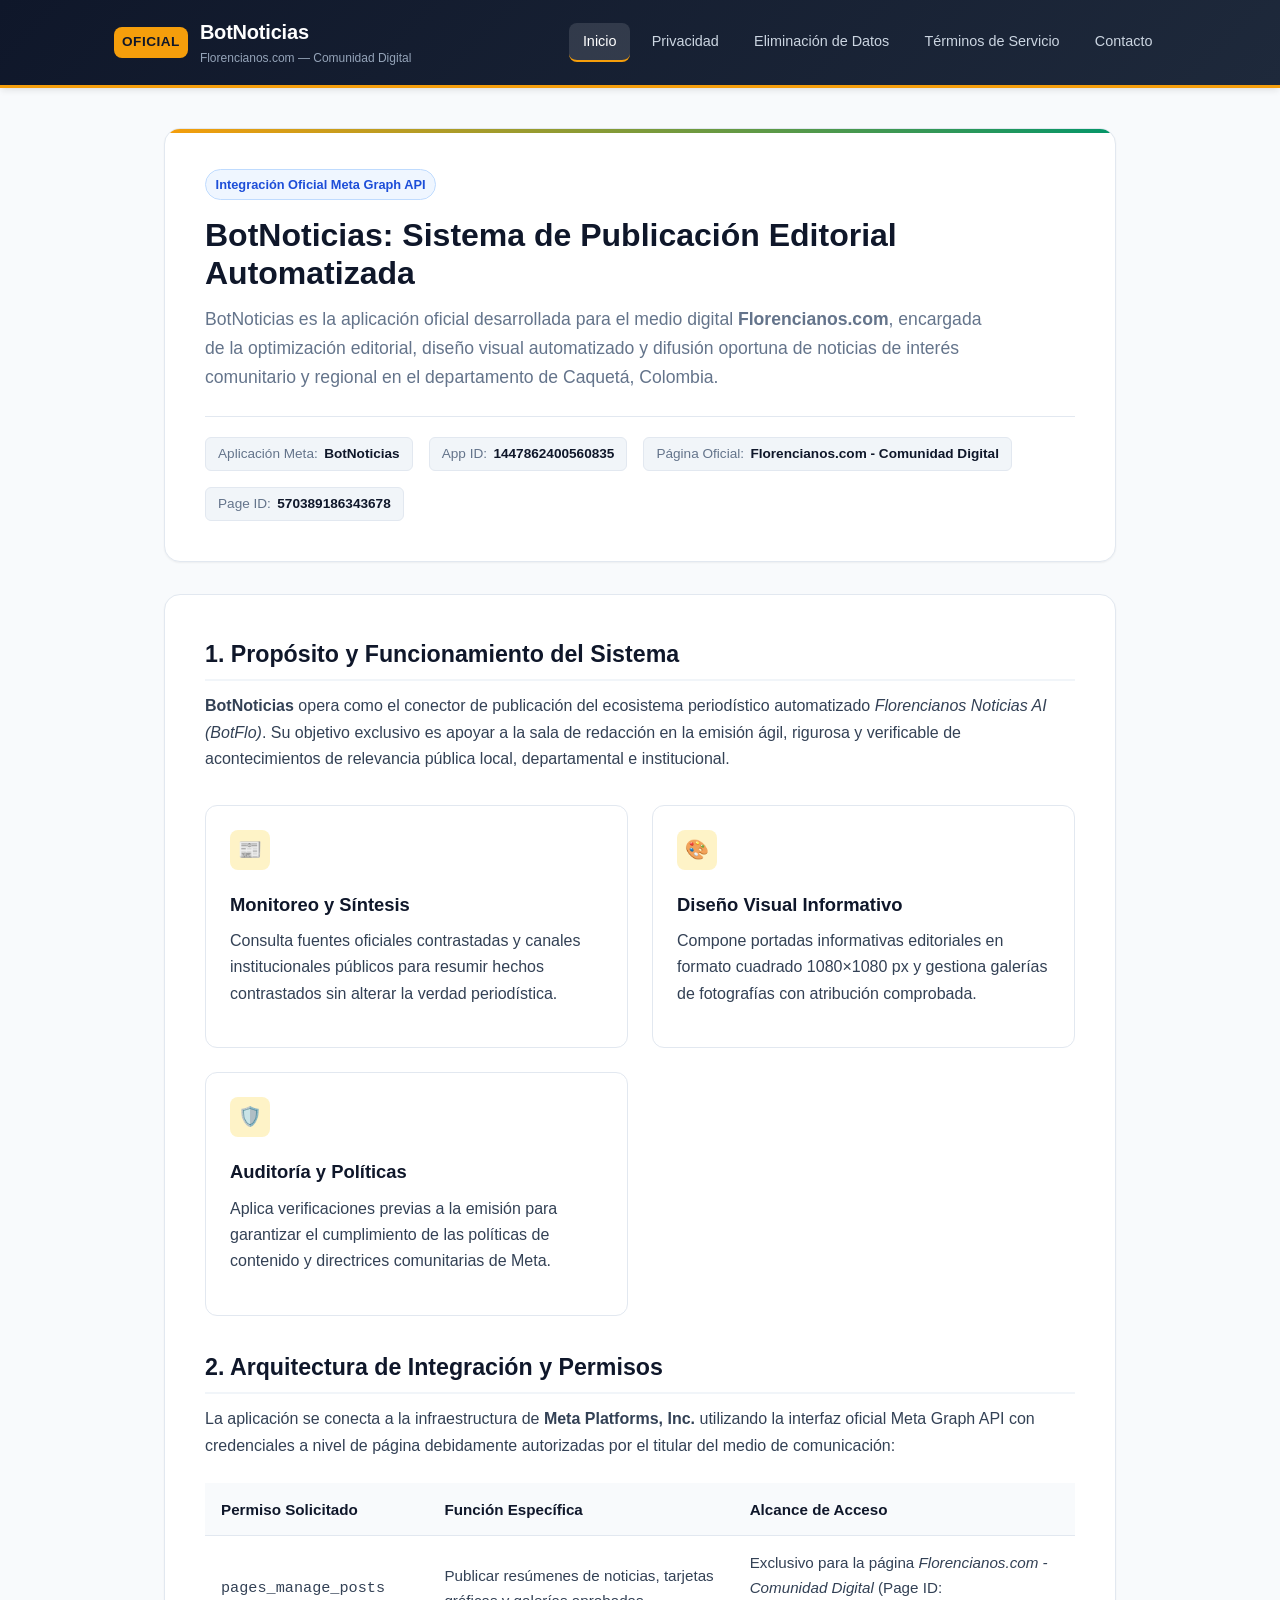
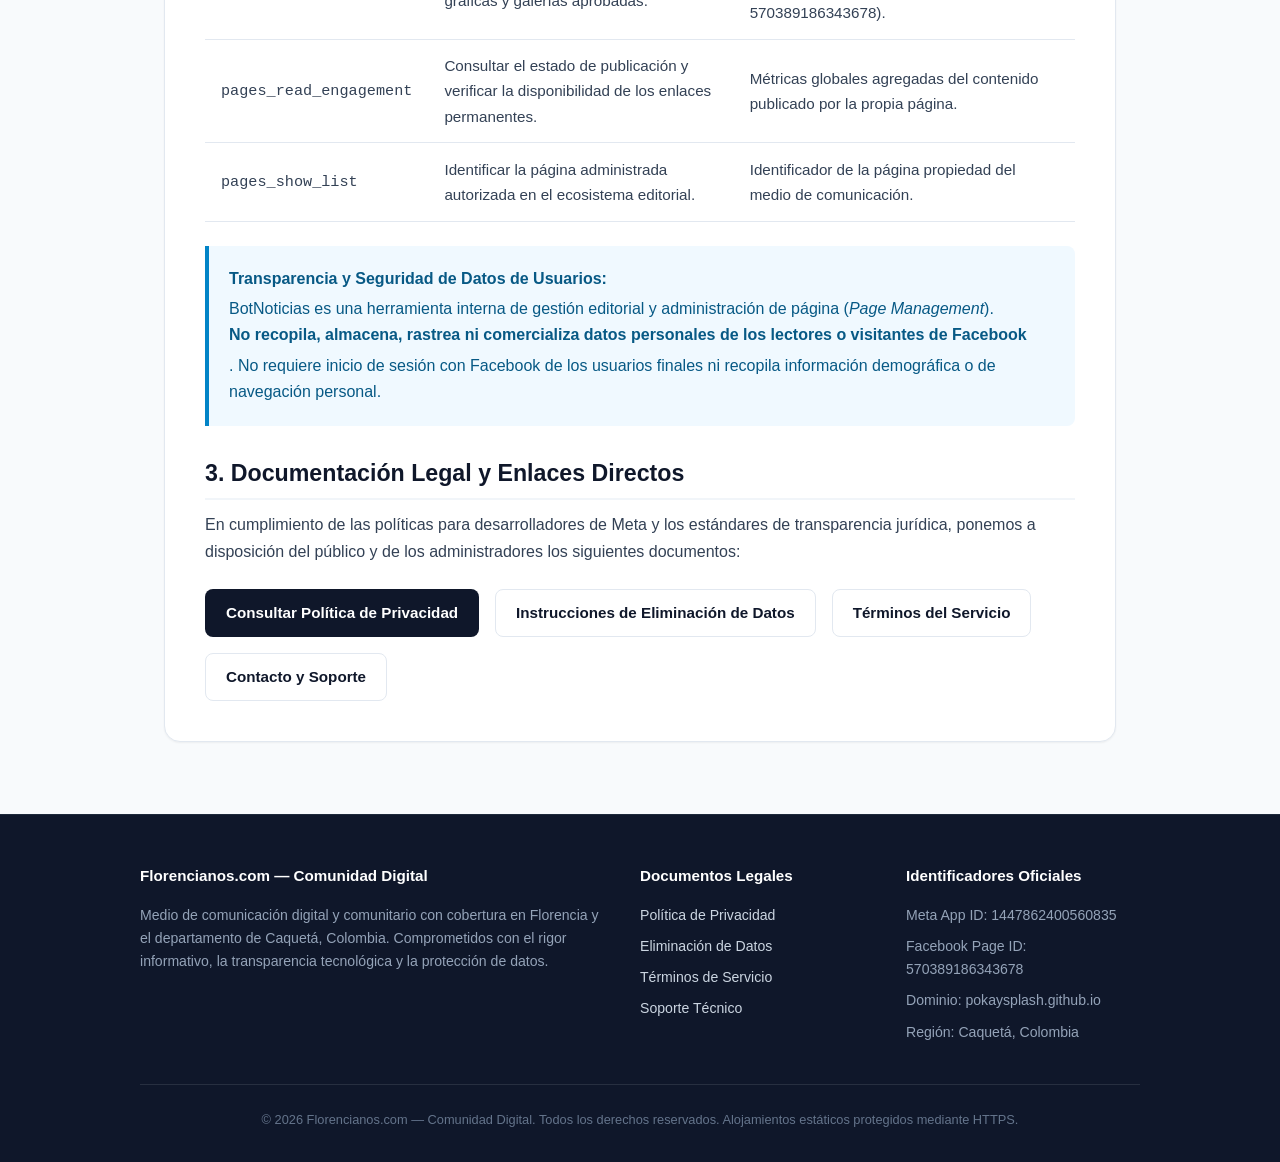
<file: index.html>
<!DOCTYPE html>
<html lang="es">
<head>
  <meta charset="UTF-8">
  <meta name="viewport" content="width=device-width, initial-scale=1.0">
  <title>BotNoticias — Documentación Oficial y Legal | Florencianos</title>
  <meta name="description" content="Portal oficial de transparencia técnica, términos de uso y políticas de la aplicación Meta BotNoticias operada por Florencianos.com - Comunidad Digital.">
  <link rel="stylesheet" href="styles.css">
  <link rel="icon" type="image/png" href="icon-1024.png">
</head>
<body>

  <!-- Encabezado de Navegación -->
  <header class="site-header">
    <div class="header-container">
      <a href="index.html" class="brand-link" id="nav-brand">
        <span class="brand-badge">OFICIAL</span>
        <div>
          <span class="brand-title">BotNoticias</span>
          <span class="brand-subtitle">Florencianos.com — Comunidad Digital</span>
        </div>
      </a>
      <nav class="site-nav" id="main-nav">
        <a href="index.html" class="active" id="nav-home">Inicio</a>
        <a href="privacidad.html" id="nav-privacidad">Privacidad</a>
        <a href="eliminacion-datos.html" id="nav-eliminacion">Eliminación de Datos</a>
        <a href="terminos.html" id="nav-terminos">Términos de Servicio</a>
        <a href="contacto.html" id="nav-contacto">Contacto</a>
      </nav>
    </div>
  </header>

  <!-- Contenedor Principal -->
  <main class="main-wrapper">

    <!-- Tarjeta de Héroe -->
    <section class="hero-card">
      <span class="hero-tag">Integración Oficial Meta Graph API</span>
      <h1 class="hero-title">BotNoticias: Sistema de Publicación Editorial Automatizada</h1>
      <p class="hero-lead">
        BotNoticias es la aplicación oficial desarrollada para el medio digital <strong>Florencianos.com</strong>, encargada de la optimización editorial, diseño visual automatizado y difusión oportuna de noticias de interés comunitario y regional en el departamento de Caquetá, Colombia.
      </p>

      <div class="meta-badges-row">
        <div class="meta-pill">
          <span>Aplicación Meta:</span>
          <strong>BotNoticias</strong>
        </div>
        <div class="meta-pill">
          <span>App ID:</span>
          <strong>1447862400560835</strong>
        </div>
        <div class="meta-pill">
          <span>Página Oficial:</span>
          <strong>Florencianos.com - Comunidad Digital</strong>
        </div>
        <div class="meta-pill">
          <span>Page ID:</span>
          <strong>570389186343678</strong>
        </div>
      </div>
    </section>

    <!-- Propósito y Alcance del Sistema -->
    <article class="content-card">
      <h2>1. Propósito y Funcionamiento del Sistema</h2>
      <p>
        <strong>BotNoticias</strong> opera como el conector de publicación del ecosistema periodístico automatizado <em>Florencianos Noticias AI (BotFlo)</em>. Su objetivo exclusivo es apoyar a la sala de redacción en la emisión ágil, rigurosa y verificable de acontecimientos de relevancia pública local, departamental e institucional.
      </p>

      <div class="features-grid">
        <div class="feature-box">
          <div class="feature-icon">📰</div>
          <h3 class="feature-title">Monitoreo y Síntesis</h3>
          <p>Consulta fuentes oficiales contrastadas y canales institucionales públicos para resumir hechos contrastados sin alterar la verdad periodística.</p>
        </div>

        <div class="feature-box">
          <div class="feature-icon">🎨</div>
          <h3 class="feature-title">Diseño Visual Informativo</h3>
          <p>Compone portadas informativas editoriales en formato cuadrado 1080×1080 px y gestiona galerías de fotografías con atribución comprobada.</p>
        </div>

        <div class="feature-box">
          <div class="feature-icon">🛡️</div>
          <h3 class="feature-title">Auditoría y Políticas</h3>
          <p>Aplica verificaciones previas a la emisión para garantizar el cumplimiento de las políticas de contenido y directrices comunitarias de Meta.</p>
        </div>
      </div>

      <h2>2. Arquitectura de Integración y Permisos</h2>
      <p>
        La aplicación se conecta a la infraestructura de <strong>Meta Platforms, Inc.</strong> utilizando la interfaz oficial Meta Graph API con credenciales a nivel de página debidamente autorizadas por el titular del medio de comunicación:
      </p>

      <div class="table-container">
        <table>
          <thead>
            <tr>
              <th>Permiso Solicitado</th>
              <th>Función Específica</th>
              <th>Alcance de Acceso</th>
            </tr>
          </thead>
          <tbody>
            <tr>
              <td><code>pages_manage_posts</code></td>
              <td>Publicar resúmenes de noticias, tarjetas gráficas y galerías aprobadas.</td>
              <td>Exclusivo para la página <em>Florencianos.com - Comunidad Digital</em> (Page ID: 570389186343678).</td>
            </tr>
            <tr>
              <td><code>pages_read_engagement</code></td>
              <td>Consultar el estado de publicación y verificar la disponibilidad de los enlaces permanentes.</td>
              <td>Métricas globales agregadas del contenido publicado por la propia página.</td>
            </tr>
            <tr>
              <td><code>pages_show_list</code></td>
              <td>Identificar la página administrada autorizada en el ecosistema editorial.</td>
              <td>Identificador de la página propiedad del medio de comunicación.</td>
            </tr>
          </tbody>
        </table>
      </div>

      <div class="notice-box info">
        <strong>Transparencia y Seguridad de Datos de Usuarios:</strong>
        BotNoticias es una herramienta interna de gestión editorial y administración de página (<em>Page Management</em>). <strong>No recopila, almacena, rastrea ni comercializa datos personales de los lectores o visitantes de Facebook</strong>. No requiere inicio de sesión con Facebook de los usuarios finales ni recopila información demográfica o de navegación personal.
      </div>

      <h2>3. Documentación Legal y Enlaces Directos</h2>
      <p>
        En cumplimiento de las políticas para desarrolladores de Meta y los estándares de transparencia jurídica, ponemos a disposición del público y de los administradores los siguientes documentos:
      </p>

      <div style="display: flex; gap: 1rem; flex-wrap: wrap; margin-top: 1.5rem;">
        <a href="privacidad.html" class="btn btn-primary" id="btn-privacidad">Consultar Política de Privacidad</a>
        <a href="eliminacion-datos.html" class="btn btn-outline" id="btn-eliminacion">Instrucciones de Eliminación de Datos</a>
        <a href="terminos.html" class="btn btn-outline" id="btn-terminos">Términos del Servicio</a>
        <a href="contacto.html" class="btn btn-outline" id="btn-contacto">Contacto y Soporte</a>
      </div>
    </article>

  </main>

  <!-- Pie de Página -->
  <footer class="site-footer">
    <div class="footer-container">
      <div class="footer-col">
        <h4>Florencianos.com — Comunidad Digital</h4>
        <p>Medio de comunicación digital y comunitario con cobertura en Florencia y el departamento de Caquetá, Colombia. Comprometidos con el rigor informativo, la transparencia tecnológica y la protección de datos.</p>
      </div>
      <div class="footer-col">
        <h4>Documentos Legales</h4>
        <ul>
          <li><a href="privacidad.html">Política de Privacidad</a></li>
          <li><a href="eliminacion-datos.html">Eliminación de Datos</a></li>
          <li><a href="terminos.html">Términos de Servicio</a></li>
          <li><a href="contacto.html">Soporte Técnico</a></li>
        </ul>
      </div>
      <div class="footer-col">
        <h4>Identificadores Oficiales</h4>
        <ul>
          <li>Meta App ID: 1447862400560835</li>
          <li>Facebook Page ID: 570389186343678</li>
          <li>Dominio: pokaysplash.github.io</li>
          <li>Región: Caquetá, Colombia</li>
        </ul>
      </div>
    </div>
    <div class="footer-bottom">
      <p>© 2026 Florencianos.com — Comunidad Digital. Todos los derechos reservados. Alojamientos estáticos protegidos mediante HTTPS.</p>
    </div>
  </footer>

</body>
</html>
</file>
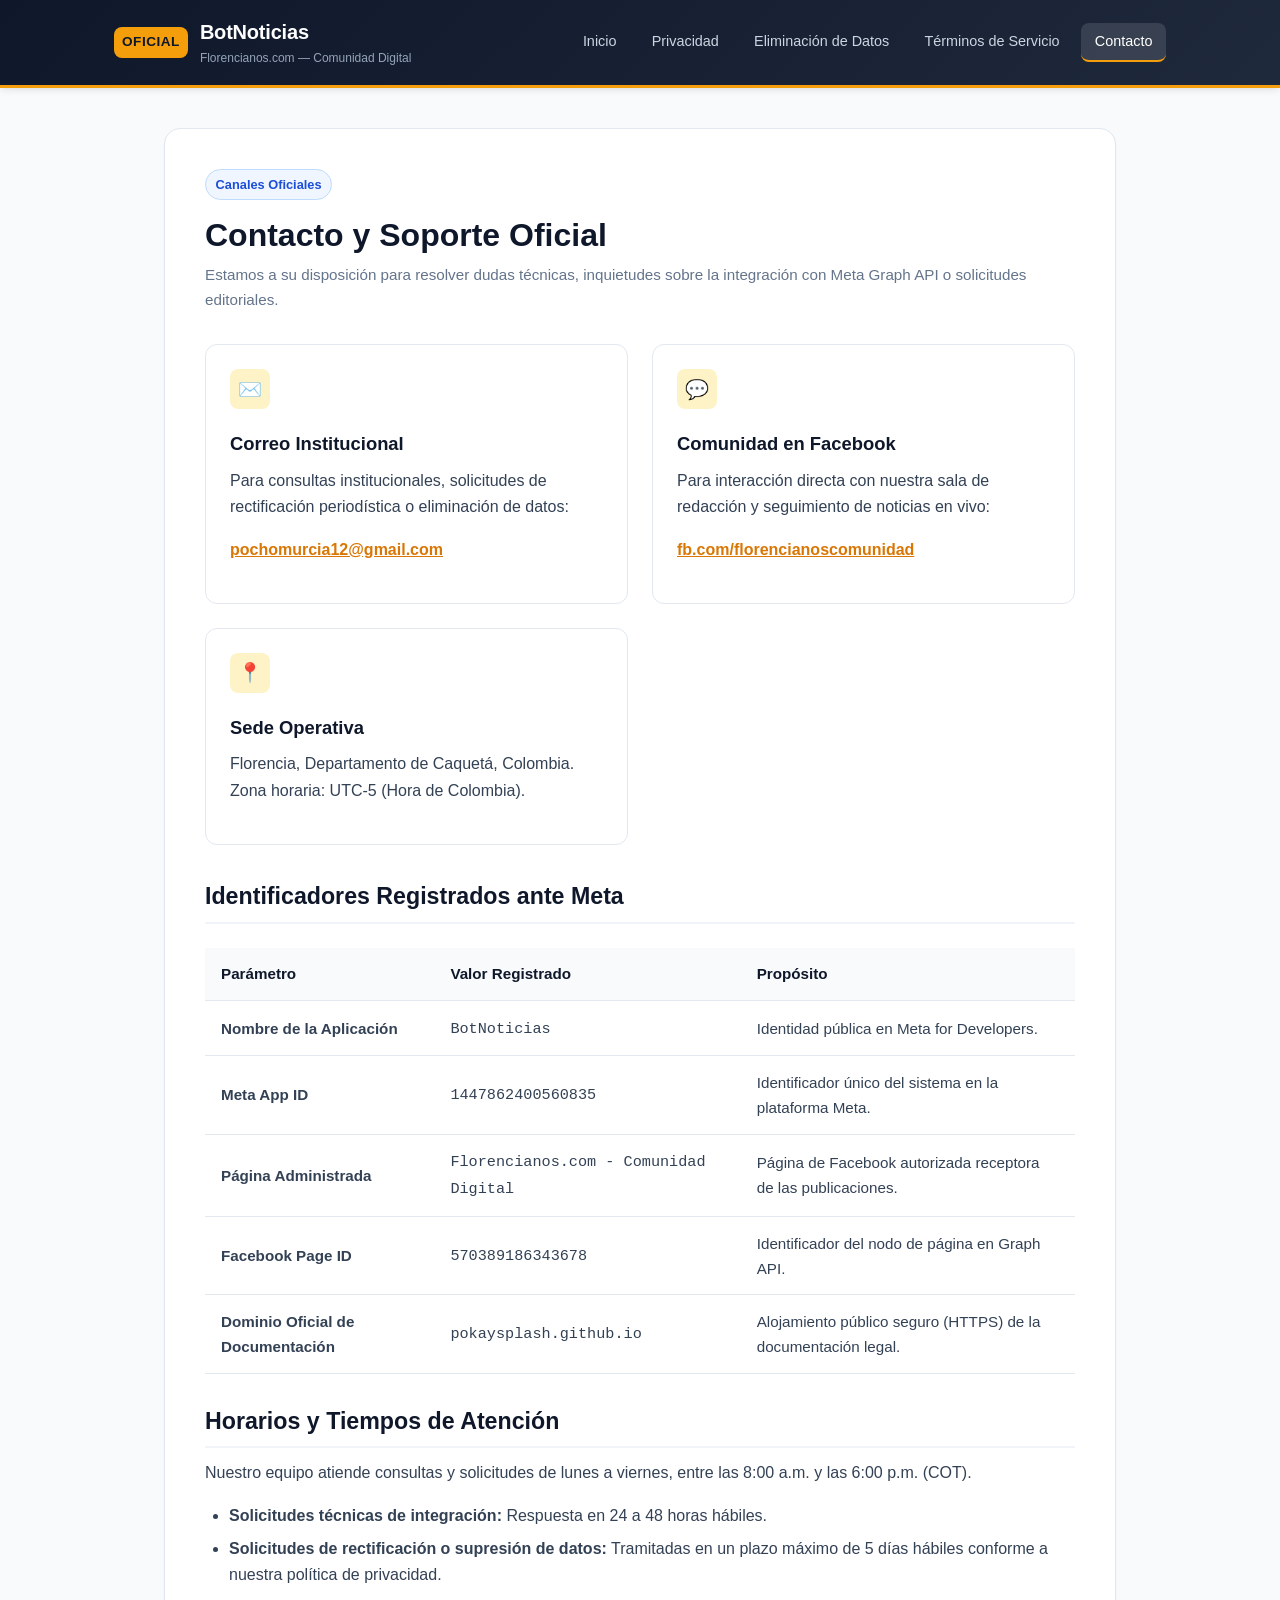
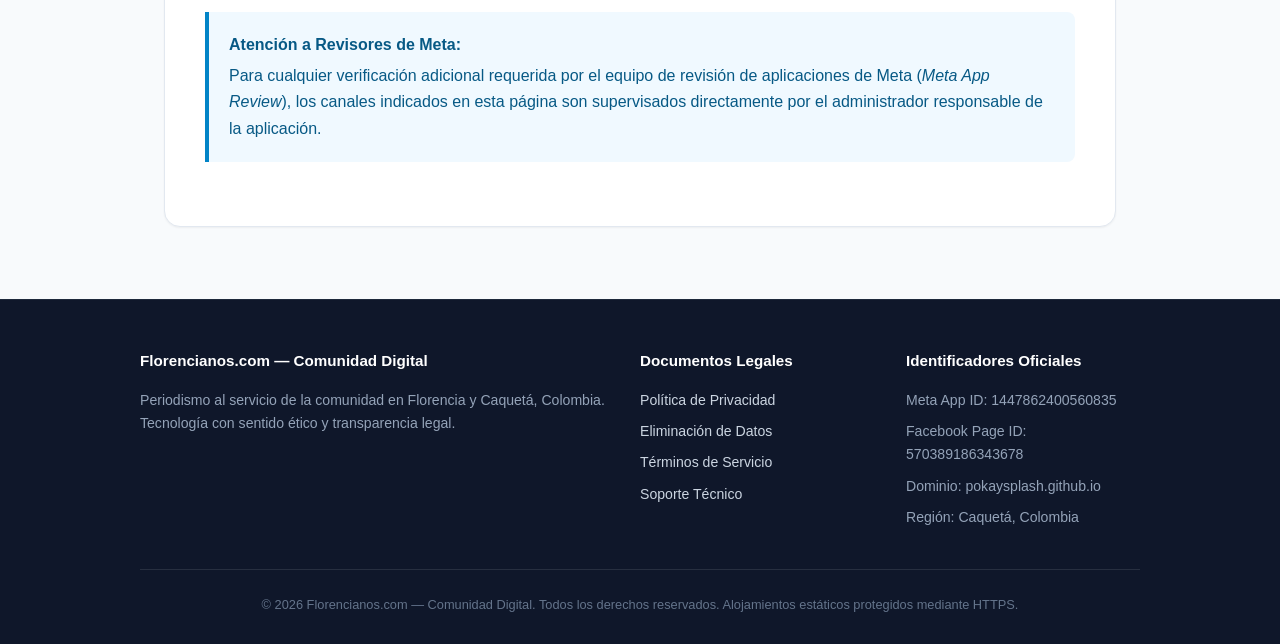
<file: contacto.html>
<!DOCTYPE html>
<html lang="es">
<head>
  <meta charset="UTF-8">
  <meta name="viewport" content="width=device-width, initial-scale=1.0">
  <title>Contacto y Soporte — BotNoticias | Florencianos</title>
  <meta name="description" content="Información de contacto oficial y canales de atención técnica y editorial para BotNoticias y Florencianos.com.">
  <link rel="stylesheet" href="styles.css">
  <link rel="icon" type="image/png" href="icon-1024.png">
</head>
<body>

  <!-- Encabezado de Navegación -->
  <header class="site-header">
    <div class="header-container">
      <a href="index.html" class="brand-link" id="nav-brand">
        <span class="brand-badge">OFICIAL</span>
        <div>
          <span class="brand-title">BotNoticias</span>
          <span class="brand-subtitle">Florencianos.com — Comunidad Digital</span>
        </div>
      </a>
      <nav class="site-nav" id="main-nav">
        <a href="index.html" id="nav-home">Inicio</a>
        <a href="privacidad.html" id="nav-privacidad">Privacidad</a>
        <a href="eliminacion-datos.html" id="nav-eliminacion">Eliminación de Datos</a>
        <a href="terminos.html" id="nav-terminos">Términos de Servicio</a>
        <a href="contacto.html" class="active" id="nav-contacto">Contacto</a>
      </nav>
    </div>
  </header>

  <!-- Contenedor Principal -->
  <main class="main-wrapper">

    <article class="content-card">
      <div class="hero-tag">Canales Oficiales</div>
      <h1 class="hero-title" style="margin-bottom: 0.5rem;">Contacto y Soporte Oficial</h1>
      <p style="color: var(--text-muted); font-size: 0.95rem; margin-bottom: 2rem;">
        Estamos a su disposición para resolver dudas técnicas, inquietudes sobre la integración con Meta Graph API o solicitudes editoriales.
      </p>

      <div class="features-grid">
        <div class="feature-box">
          <div class="feature-icon">✉️</div>
          <h3 class="feature-title">Correo Institucional</h3>
          <p>Para consultas institucionales, solicitudes de rectificación periodística o eliminación de datos:</p>
          <p><a href="mailto:pochomurcia12@gmail.com" style="color: var(--accent); font-weight: 700;">pochomurcia12@gmail.com</a></p>
        </div>

        <div class="feature-box">
          <div class="feature-icon">💬</div>
          <h3 class="feature-title">Comunidad en Facebook</h3>
          <p>Para interacción directa con nuestra sala de redacción y seguimiento de noticias en vivo:</p>
          <p><a href="https://www.facebook.com/florencianoscomunidad" target="_blank" rel="noopener noreferrer" style="color: var(--accent); font-weight: 700;">fb.com/florencianoscomunidad</a></p>
        </div>

        <div class="feature-box">
          <div class="feature-icon">📍</div>
          <h3 class="feature-title">Sede Operativa</h3>
          <p>Florencia, Departamento de Caquetá, Colombia.<br>Zona horaria: UTC-5 (Hora de Colombia).</p>
        </div>
      </div>

      <h2>Identificadores Registrados ante Meta</h2>
      <div class="table-container">
        <table>
          <thead>
            <tr>
              <th>Parámetro</th>
              <th>Valor Registrado</th>
              <th>Propósito</th>
            </tr>
          </thead>
          <tbody>
            <tr>
              <td><strong>Nombre de la Aplicación</strong></td>
              <td><code>BotNoticias</code></td>
              <td>Identidad pública en Meta for Developers.</td>
            </tr>
            <tr>
              <td><strong>Meta App ID</strong></td>
              <td><code>1447862400560835</code></td>
              <td>Identificador único del sistema en la plataforma Meta.</td>
            </tr>
            <tr>
              <td><strong>Página Administrada</strong></td>
              <td><code>Florencianos.com - Comunidad Digital</code></td>
              <td>Página de Facebook autorizada receptora de las publicaciones.</td>
            </tr>
            <tr>
              <td><strong>Facebook Page ID</strong></td>
              <td><code>570389186343678</code></td>
              <td>Identificador del nodo de página en Graph API.</td>
            </tr>
            <tr>
              <td><strong>Dominio Oficial de Documentación</strong></td>
              <td><code>pokaysplash.github.io</code></td>
              <td>Alojamiento público seguro (HTTPS) de la documentación legal.</td>
            </tr>
          </tbody>
        </table>
      </div>

      <h2>Horarios y Tiempos de Atención</h2>
      <p>
        Nuestro equipo atiende consultas y solicitudes de lunes a viernes, entre las 8:00 a.m. y las 6:00 p.m. (COT).
      </p>
      <ul>
        <li><strong>Solicitudes técnicas de integración:</strong> Respuesta en 24 a 48 horas hábiles.</li>
        <li><strong>Solicitudes de rectificación o supresión de datos:</strong> Tramitadas en un plazo máximo de 5 días hábiles conforme a nuestra política de privacidad.</li>
      </ul>

      <div class="notice-box info">
        <strong>Atención a Revisores de Meta:</strong>
        Para cualquier verificación adicional requerida por el equipo de revisión de aplicaciones de Meta (<em>Meta App Review</em>), los canales indicados en esta página son supervisados directamente por el administrador responsable de la aplicación.
      </div>
    </article>

  </main>

  <!-- Pie de Página -->
  <footer class="site-footer">
    <div class="footer-container">
      <div class="footer-col">
        <h4>Florencianos.com — Comunidad Digital</h4>
        <p>Periodismo al servicio de la comunidad en Florencia y Caquetá, Colombia. Tecnología con sentido ético y transparencia legal.</p>
      </div>
      <div class="footer-col">
        <h4>Documentos Legales</h4>
        <ul>
          <li><a href="privacidad.html">Política de Privacidad</a></li>
          <li><a href="eliminacion-datos.html">Eliminación de Datos</a></li>
          <li><a href="terminos.html">Términos de Servicio</a></li>
          <li><a href="contacto.html">Soporte Técnico</a></li>
        </ul>
      </div>
      <div class="footer-col">
        <h4>Identificadores Oficiales</h4>
        <ul>
          <li>Meta App ID: 1447862400560835</li>
          <li>Facebook Page ID: 570389186343678</li>
          <li>Dominio: pokaysplash.github.io</li>
          <li>Región: Caquetá, Colombia</li>
        </ul>
      </div>
    </div>
    <div class="footer-bottom">
      <p>© 2026 Florencianos.com — Comunidad Digital. Todos los derechos reservados. Alojamientos estáticos protegidos mediante HTTPS.</p>
    </div>
  </footer>

</body>
</html>
</file>
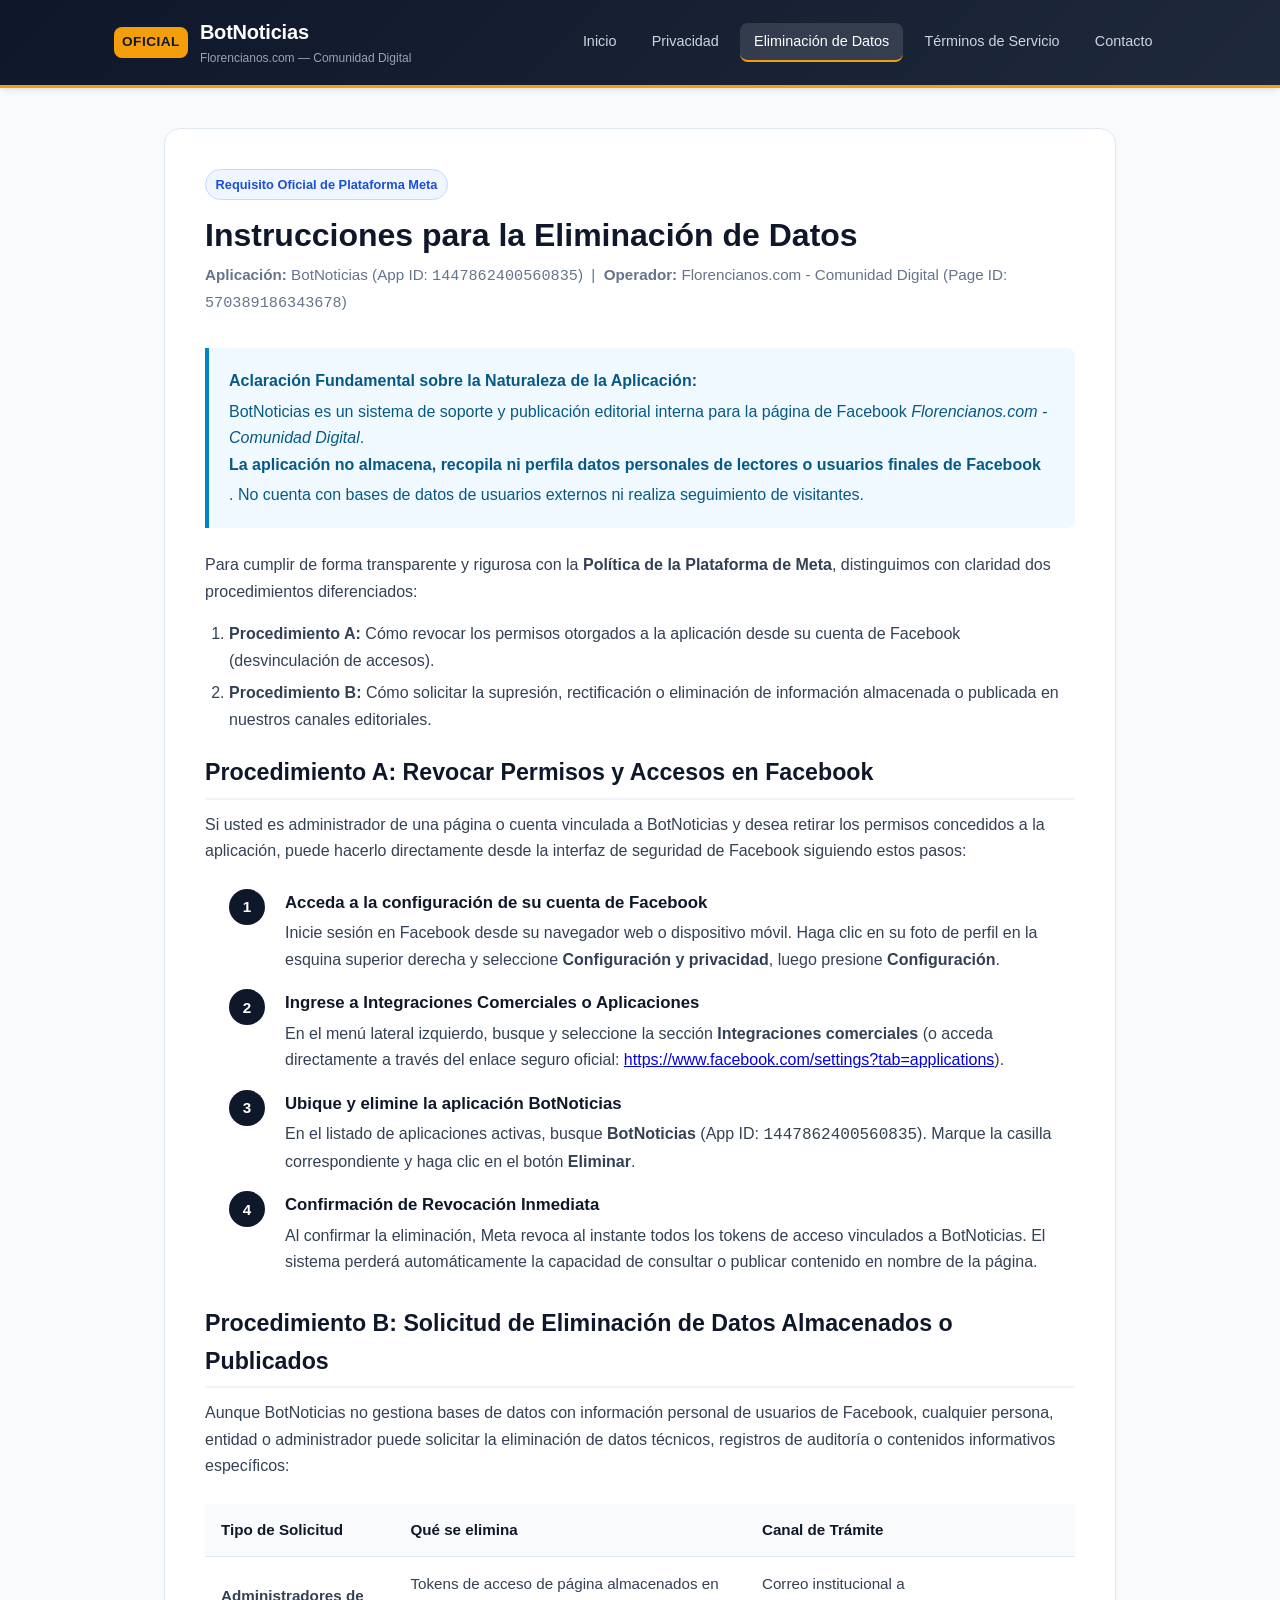
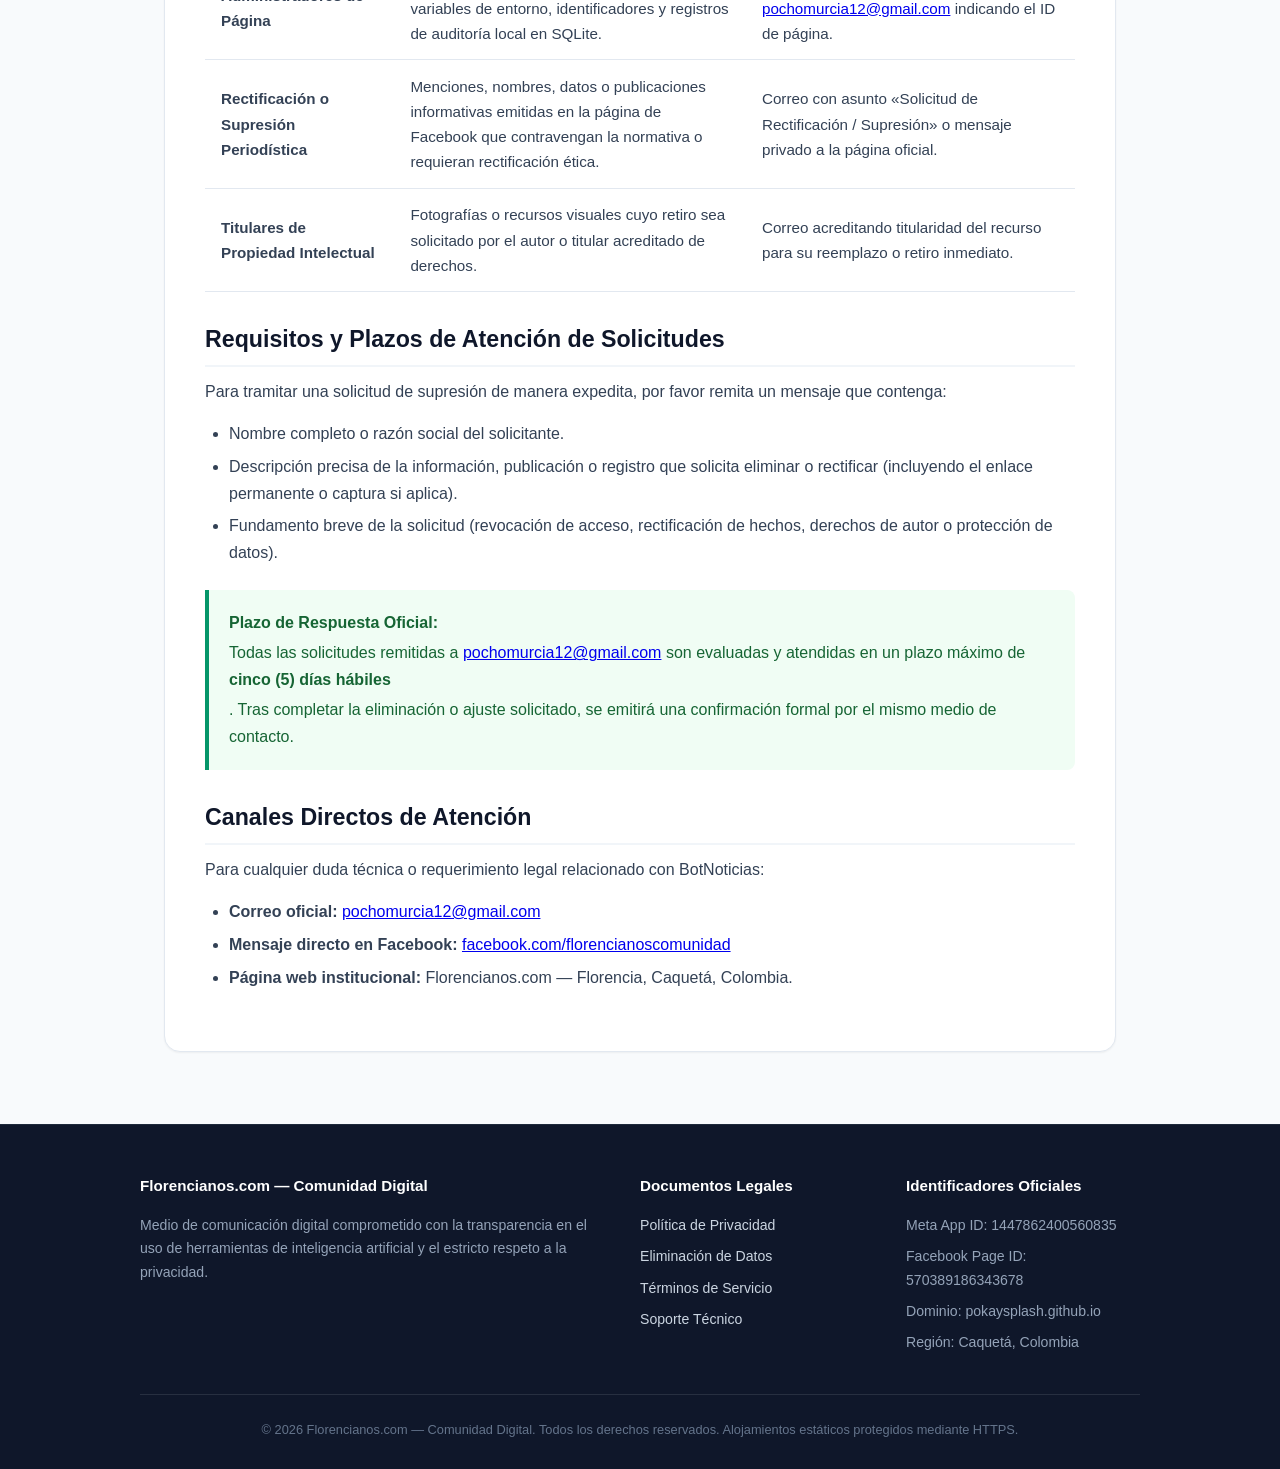
<file: eliminacion-datos.html>
<!DOCTYPE html>
<html lang="es">
<head>
  <meta charset="UTF-8">
  <meta name="viewport" content="width=device-width, initial-scale=1.0">
  <title>Instrucciones de Eliminación de Datos — BotNoticias | Florencianos</title>
  <meta name="description" content="Guía oficial para solicitar la eliminación de datos y revocar permisos de la aplicación Meta BotNoticias en Facebook.">
  <link rel="stylesheet" href="styles.css">
  <link rel="icon" type="image/png" href="icon-1024.png">
</head>
<body>

  <!-- Encabezado de Navegación -->
  <header class="site-header">
    <div class="header-container">
      <a href="index.html" class="brand-link" id="nav-brand">
        <span class="brand-badge">OFICIAL</span>
        <div>
          <span class="brand-title">BotNoticias</span>
          <span class="brand-subtitle">Florencianos.com — Comunidad Digital</span>
        </div>
      </a>
      <nav class="site-nav" id="main-nav">
        <a href="index.html" id="nav-home">Inicio</a>
        <a href="privacidad.html" id="nav-privacidad">Privacidad</a>
        <a href="eliminacion-datos.html" class="active" id="nav-eliminacion">Eliminación de Datos</a>
        <a href="terminos.html" id="nav-terminos">Términos de Servicio</a>
        <a href="contacto.html" id="nav-contacto">Contacto</a>
      </nav>
    </div>
  </header>

  <!-- Contenedor Principal -->
  <main class="main-wrapper">

    <article class="content-card">
      <div class="hero-tag">Requisito Oficial de Plataforma Meta</div>
      <h1 class="hero-title" style="margin-bottom: 0.5rem;">Instrucciones para la Eliminación de Datos</h1>
      <p style="color: var(--text-muted); font-size: 0.95rem; margin-bottom: 2rem;">
        <strong>Aplicación:</strong> BotNoticias (App ID: <code>1447862400560835</code>) &nbsp;|&nbsp; 
        <strong>Operador:</strong> Florencianos.com - Comunidad Digital (Page ID: <code>570389186343678</code>)
      </p>

      <div class="notice-box info">
        <strong>Aclaración Fundamental sobre la Naturaleza de la Aplicación:</strong>
        BotNoticias es un sistema de soporte y publicación editorial interna para la página de Facebook <em>Florencianos.com - Comunidad Digital</em>. <strong>La aplicación no almacena, recopila ni perfila datos personales de lectores o usuarios finales de Facebook</strong>. No cuenta con bases de datos de usuarios externos ni realiza seguimiento de visitantes.
      </div>

      <p>
        Para cumplir de forma transparente y rigurosa con la <strong>Política de la Plataforma de Meta</strong>, distinguimos con claridad dos procedimientos diferenciados:
      </p>

      <ol>
        <li><strong>Procedimiento A:</strong> Cómo revocar los permisos otorgados a la aplicación desde su cuenta de Facebook (desvinculación de accesos).</li>
        <li><strong>Procedimiento B:</strong> Cómo solicitar la supresión, rectificación o eliminación de información almacenada o publicada en nuestros canales editoriales.</li>
      </ol>

      <h2>Procedimiento A: Revocar Permisos y Accesos en Facebook</h2>
      <p>
        Si usted es administrador de una página o cuenta vinculada a BotNoticias y desea retirar los permisos concedidos a la aplicación, puede hacerlo directamente desde la interfaz de seguridad de Facebook siguiendo estos pasos:
      </p>

      <ul class="steps-list">
        <li class="step-item">
          <div class="step-title">Acceda a la configuración de su cuenta de Facebook</div>
          <p>Inicie sesión en Facebook desde su navegador web o dispositivo móvil. Haga clic en su foto de perfil en la esquina superior derecha y seleccione <strong>Configuración y privacidad</strong>, luego presione <strong>Configuración</strong>.</p>
        </li>
        <li class="step-item">
          <div class="step-title">Ingrese a Integraciones Comerciales o Aplicaciones</div>
          <p>En el menú lateral izquierdo, busque y seleccione la sección <strong>Integraciones comerciales</strong> (o acceda directamente a través del enlace seguro oficial: <a href="https://www.facebook.com/settings?tab=applications" target="_blank" rel="noopener noreferrer">https://www.facebook.com/settings?tab=applications</a>).</p>
        </li>
        <li class="step-item">
          <div class="step-title">Ubique y elimine la aplicación BotNoticias</div>
          <p>En el listado de aplicaciones activas, busque <strong>BotNoticias</strong> (App ID: <code>1447862400560835</code>). Marque la casilla correspondiente y haga clic en el botón <strong>Eliminar</strong>.</p>
        </li>
        <li class="step-item">
          <div class="step-title">Confirmación de Revocación Inmediata</div>
          <p>Al confirmar la eliminación, Meta revoca al instante todos los tokens de acceso vinculados a BotNoticias. El sistema perderá automáticamente la capacidad de consultar o publicar contenido en nombre de la página.</p>
        </li>
      </ul>

      <h2>Procedimiento B: Solicitud de Eliminación de Datos Almacenados o Publicados</h2>
      <p>
        Aunque BotNoticias no gestiona bases de datos con información personal de usuarios de Facebook, cualquier persona, entidad o administrador puede solicitar la eliminación de datos técnicos, registros de auditoría o contenidos informativos específicos:
      </p>

      <div class="table-container">
        <table>
          <thead>
            <tr>
              <th>Tipo de Solicitud</th>
              <th>Qué se elimina</th>
              <th>Canal de Trámite</th>
            </tr>
          </thead>
          <tbody>
            <tr>
              <td><strong>Administradores de Página</strong></td>
              <td>Tokens de acceso de página almacenados en variables de entorno, identificadores y registros de auditoría local en SQLite.</td>
              <td>Correo institucional a <a href="mailto:pochomurcia12@gmail.com">pochomurcia12@gmail.com</a> indicando el ID de página.</td>
            </tr>
            <tr>
              <td><strong>Rectificación o Supresión Periodística</strong></td>
              <td>Menciones, nombres, datos o publicaciones informativas emitidas en la página de Facebook que contravengan la normativa o requieran rectificación ética.</td>
              <td>Correo con asunto «Solicitud de Rectificación / Supresión» o mensaje privado a la página oficial.</td>
            </tr>
            <tr>
              <td><strong>Titulares de Propiedad Intelectual</strong></td>
              <td>Fotografías o recursos visuales cuyo retiro sea solicitado por el autor o titular acreditado de derechos.</td>
              <td>Correo acreditando titularidad del recurso para su reemplazo o retiro inmediato.</td>
            </tr>
          </tbody>
        </table>
      </div>

      <h2>Requisitos y Plazos de Atención de Solicitudes</h2>
      <p>
        Para tramitar una solicitud de supresión de manera expedita, por favor remita un mensaje que contenga:
      </p>
      <ul>
        <li>Nombre completo o razón social del solicitante.</li>
        <li>Descripción precisa de la información, publicación o registro que solicita eliminar o rectificar (incluyendo el enlace permanente o captura si aplica).</li>
        <li>Fundamento breve de la solicitud (revocación de acceso, rectificación de hechos, derechos de autor o protección de datos).</li>
      </ul>

      <div class="notice-box">
        <strong>Plazo de Respuesta Oficial:</strong>
        Todas las solicitudes remitidas a <a href="mailto:pochomurcia12@gmail.com">pochomurcia12@gmail.com</a> son evaluadas y atendidas en un plazo máximo de <strong>cinco (5) días hábiles</strong>. Tras completar la eliminación o ajuste solicitado, se emitirá una confirmación formal por el mismo medio de contacto.
      </div>

      <h2>Canales Directos de Atención</h2>
      <p>
        Para cualquier duda técnica o requerimiento legal relacionado con BotNoticias:
      </p>
      <ul>
        <li><strong>Correo oficial:</strong> <a href="mailto:pochomurcia12@gmail.com">pochomurcia12@gmail.com</a></li>
        <li><strong>Mensaje directo en Facebook:</strong> <a href="https://www.facebook.com/florencianoscomunidad" target="_blank" rel="noopener noreferrer">facebook.com/florencianoscomunidad</a></li>
        <li><strong>Página web institucional:</strong> Florencianos.com — Florencia, Caquetá, Colombia.</li>
      </ul>
    </article>

  </main>

  <!-- Pie de Página -->
  <footer class="site-footer">
    <div class="footer-container">
      <div class="footer-col">
        <h4>Florencianos.com — Comunidad Digital</h4>
        <p>Medio de comunicación digital comprometido con la transparencia en el uso de herramientas de inteligencia artificial y el estricto respeto a la privacidad.</p>
      </div>
      <div class="footer-col">
        <h4>Documentos Legales</h4>
        <ul>
          <li><a href="privacidad.html">Política de Privacidad</a></li>
          <li><a href="eliminacion-datos.html">Eliminación de Datos</a></li>
          <li><a href="terminos.html">Términos de Servicio</a></li>
          <li><a href="contacto.html">Soporte Técnico</a></li>
        </ul>
      </div>
      <div class="footer-col">
        <h4>Identificadores Oficiales</h4>
        <ul>
          <li>Meta App ID: 1447862400560835</li>
          <li>Facebook Page ID: 570389186343678</li>
          <li>Dominio: pokaysplash.github.io</li>
          <li>Región: Caquetá, Colombia</li>
        </ul>
      </div>
    </div>
    <div class="footer-bottom">
      <p>© 2026 Florencianos.com — Comunidad Digital. Todos los derechos reservados. Alojamientos estáticos protegidos mediante HTTPS.</p>
    </div>
  </footer>

</body>
</html>
</file>
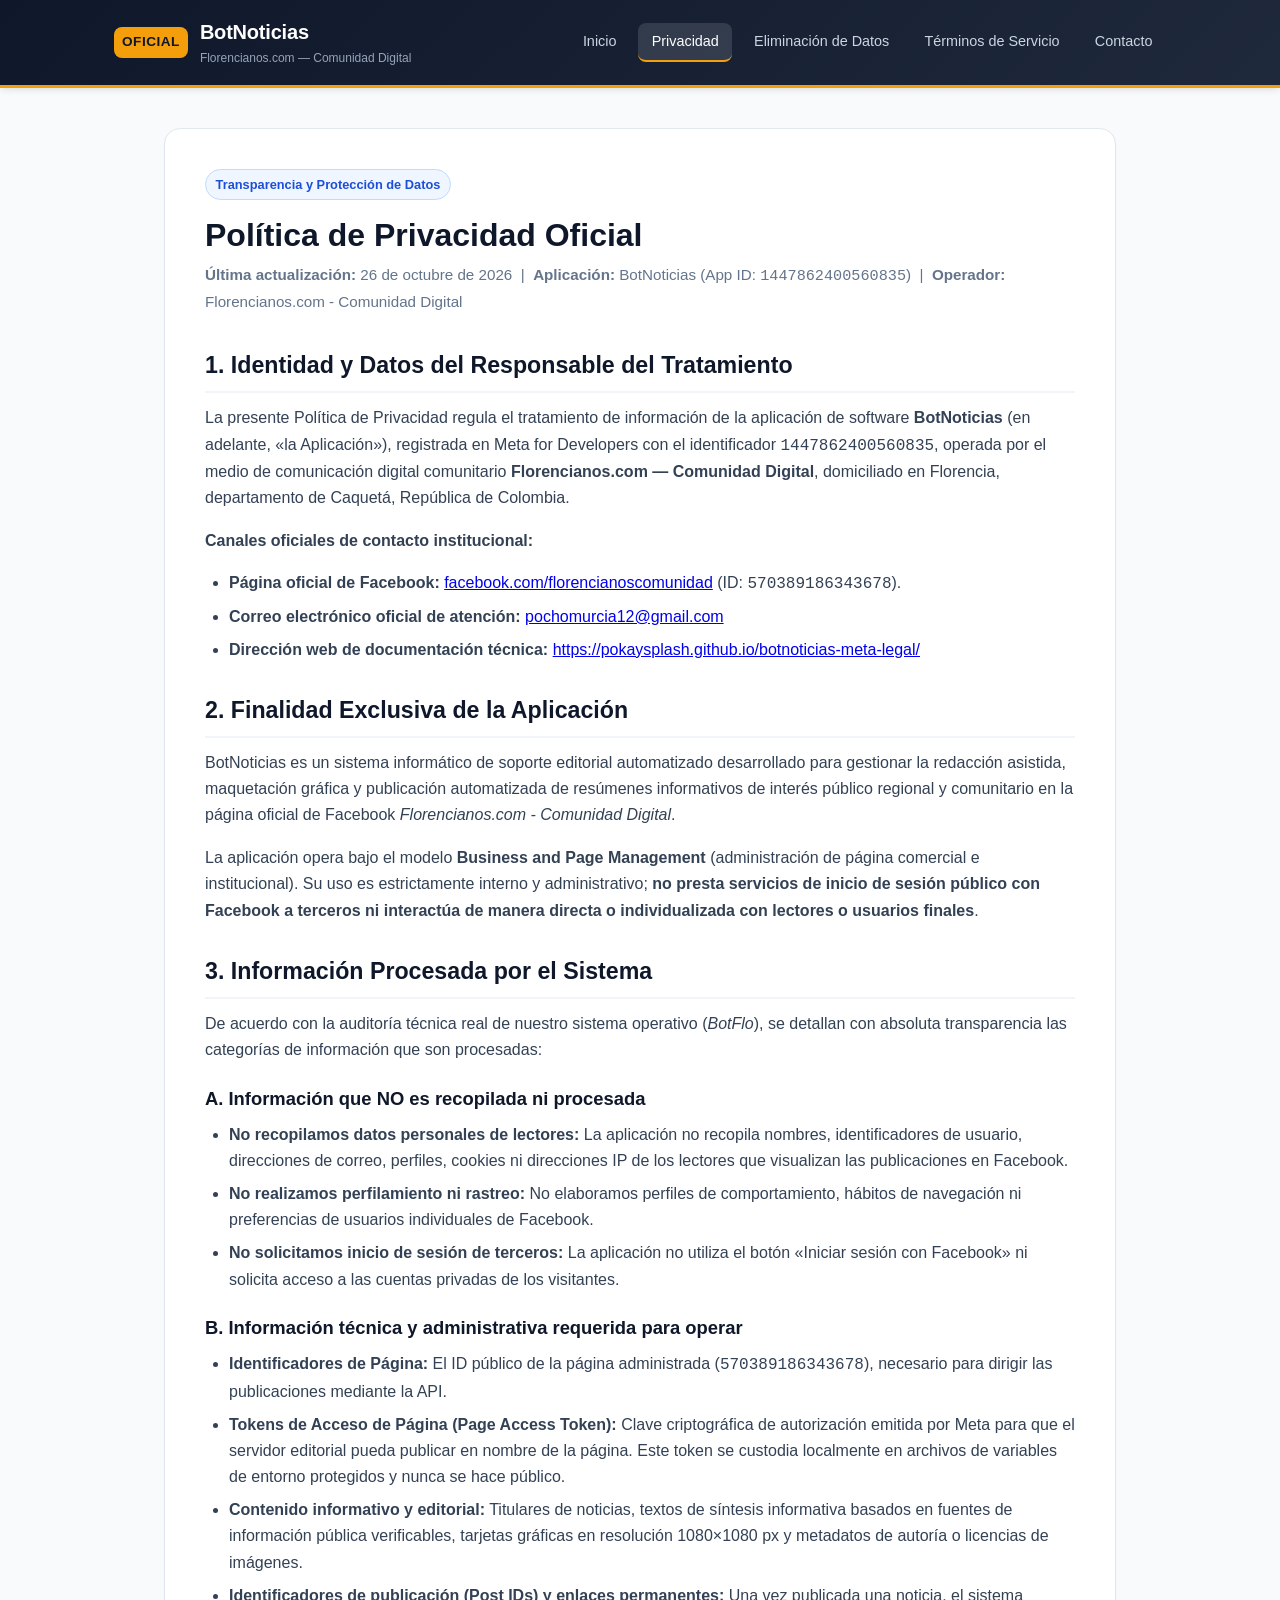
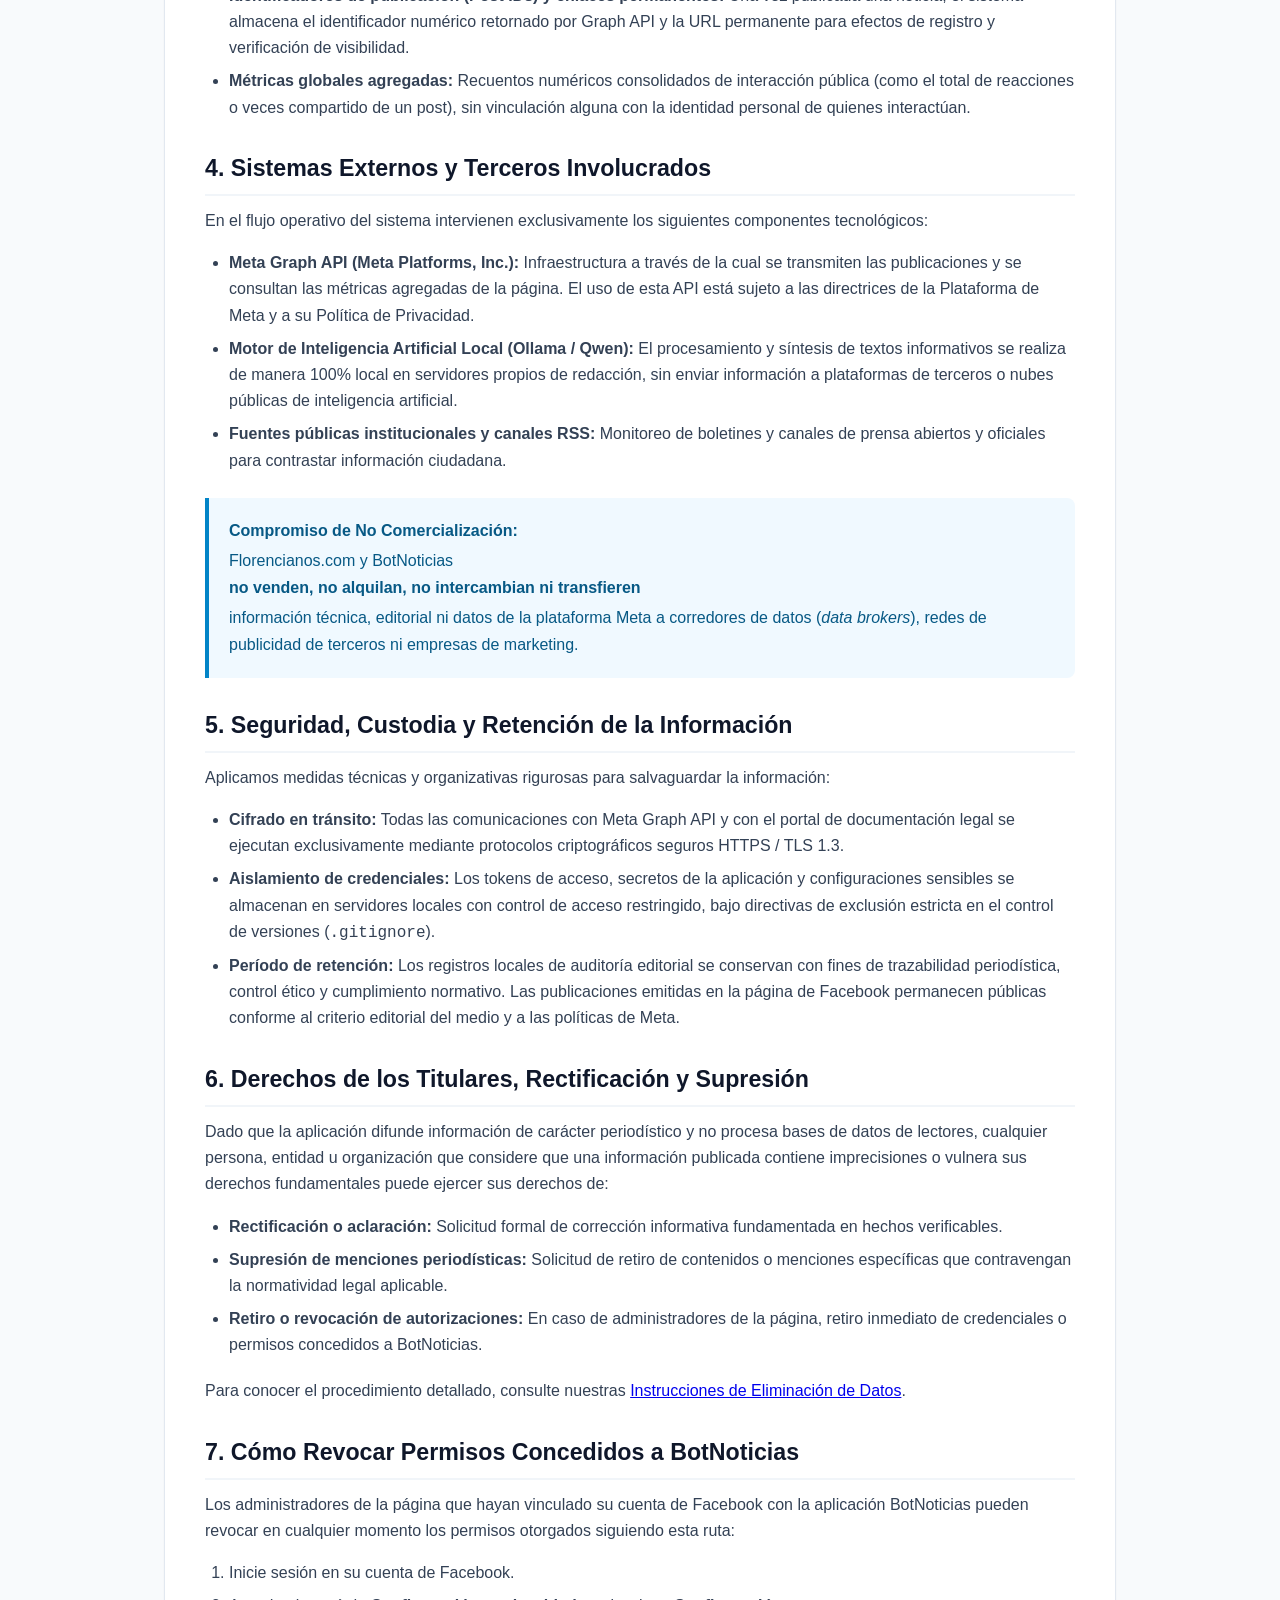
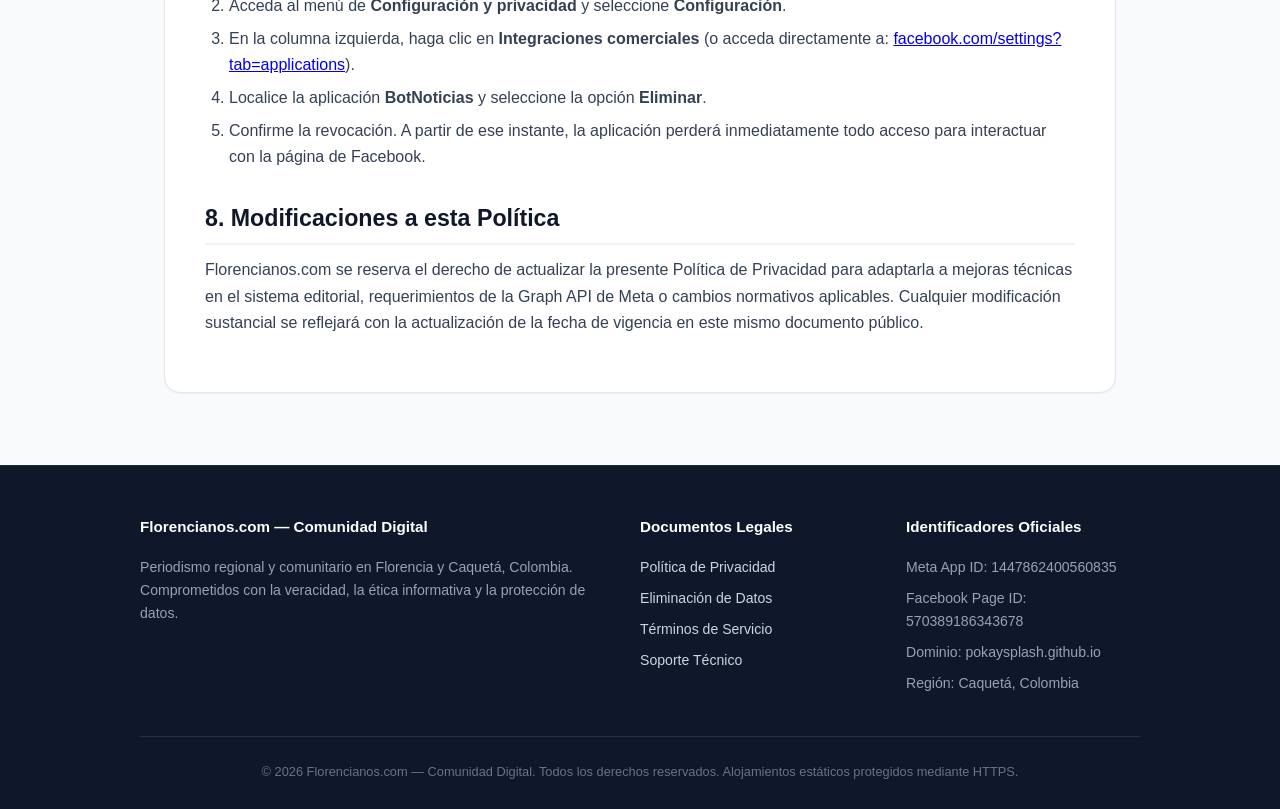
<file: privacidad.html>
<!DOCTYPE html>
<html lang="es">
<head>
  <meta charset="UTF-8">
  <meta name="viewport" content="width=device-width, initial-scale=1.0">
  <title>Política de Privacidad — BotNoticias | Florencianos.com</title>
  <meta name="description" content="Política de privacidad oficial y transparente de la aplicación Meta BotNoticias y del medio digital Florencianos.com - Comunidad Digital.">
  <link rel="stylesheet" href="styles.css">
  <link rel="icon" type="image/png" href="icon-1024.png">
</head>
<body>

  <!-- Encabezado de Navegación -->
  <header class="site-header">
    <div class="header-container">
      <a href="index.html" class="brand-link" id="nav-brand">
        <span class="brand-badge">OFICIAL</span>
        <div>
          <span class="brand-title">BotNoticias</span>
          <span class="brand-subtitle">Florencianos.com — Comunidad Digital</span>
        </div>
      </a>
      <nav class="site-nav" id="main-nav">
        <a href="index.html" id="nav-home">Inicio</a>
        <a href="privacidad.html" class="active" id="nav-privacidad">Privacidad</a>
        <a href="eliminacion-datos.html" id="nav-eliminacion">Eliminación de Datos</a>
        <a href="terminos.html" id="nav-terminos">Términos de Servicio</a>
        <a href="contacto.html" id="nav-contacto">Contacto</a>
      </nav>
    </div>
  </header>

  <!-- Contenedor Principal -->
  <main class="main-wrapper">

    <article class="content-card">
      <div class="hero-tag">Transparencia y Protección de Datos</div>
      <h1 class="hero-title" style="margin-bottom: 0.5rem;">Política de Privacidad Oficial</h1>
      <p style="color: var(--text-muted); font-size: 0.95rem; margin-bottom: 2rem;">
        <strong>Última actualización:</strong> 26 de octubre de 2026 &nbsp;|&nbsp; 
        <strong>Aplicación:</strong> BotNoticias (App ID: <code>1447862400560835</code>) &nbsp;|&nbsp; 
        <strong>Operador:</strong> Florencianos.com - Comunidad Digital
      </p>

      <h2>1. Identidad y Datos del Responsable del Tratamiento</h2>
      <p>
        La presente Política de Privacidad regula el tratamiento de información de la aplicación de software <strong>BotNoticias</strong> (en adelante, «la Aplicación»), registrada en Meta for Developers con el identificador <code>1447862400560835</code>, operada por el medio de comunicación digital comunitario <strong>Florencianos.com — Comunidad Digital</strong>, domiciliado en Florencia, departamento de Caquetá, República de Colombia.
      </p>
      <p>
        <strong>Canales oficiales de contacto institucional:</strong>
      </p>
      <ul>
        <li><strong>Página oficial de Facebook:</strong> <a href="https://www.facebook.com/florencianoscomunidad" target="_blank" rel="noopener noreferrer">facebook.com/florencianoscomunidad</a> (ID: <code>570389186343678</code>).</li>
        <li><strong>Correo electrónico oficial de atención:</strong> <a href="mailto:pochomurcia12@gmail.com">pochomurcia12@gmail.com</a></li>
        <li><strong>Dirección web de documentación técnica:</strong> <a href="https://pokaysplash.github.io/botnoticias-meta-legal/">https://pokaysplash.github.io/botnoticias-meta-legal/</a></li>
      </ul>

      <h2>2. Finalidad Exclusiva de la Aplicación</h2>
      <p>
        BotNoticias es un sistema informático de soporte editorial automatizado desarrollado para gestionar la redacción asistida, maquetación gráfica y publicación automatizada de resúmenes informativos de interés público regional y comunitario en la página oficial de Facebook <em>Florencianos.com - Comunidad Digital</em>.
      </p>
      <p>
        La aplicación opera bajo el modelo <strong>Business and Page Management</strong> (administración de página comercial e institucional). Su uso es estrictamente interno y administrativo; <strong>no presta servicios de inicio de sesión público con Facebook a terceros ni interactúa de manera directa o individualizada con lectores o usuarios finales</strong>.
      </p>

      <h2>3. Información Procesada por el Sistema</h2>
      <p>
        De acuerdo con la auditoría técnica real de nuestro sistema operativo (<em>BotFlo</em>), se detallan con absoluta transparencia las categorías de información que son procesadas:
      </p>

      <h3>A. Información que NO es recopilada ni procesada</h3>
      <ul>
        <li><strong>No recopilamos datos personales de lectores:</strong> La aplicación no recopila nombres, identificadores de usuario, direcciones de correo, perfiles, cookies ni direcciones IP de los lectores que visualizan las publicaciones en Facebook.</li>
        <li><strong>No realizamos perfilamiento ni rastreo:</strong> No elaboramos perfiles de comportamiento, hábitos de navegación ni preferencias de usuarios individuales de Facebook.</li>
        <li><strong>No solicitamos inicio de sesión de terceros:</strong> La aplicación no utiliza el botón «Iniciar sesión con Facebook» ni solicita acceso a las cuentas privadas de los visitantes.</li>
      </ul>

      <h3>B. Información técnica y administrativa requerida para operar</h3>
      <ul>
        <li><strong>Identificadores de Página:</strong> El ID público de la página administrada (<code>570389186343678</code>), necesario para dirigir las publicaciones mediante la API.</li>
        <li><strong>Tokens de Acceso de Página (Page Access Token):</strong> Clave criptográfica de autorización emitida por Meta para que el servidor editorial pueda publicar en nombre de la página. Este token se custodia localmente en archivos de variables de entorno protegidos y nunca se hace público.</li>
        <li><strong>Contenido informativo y editorial:</strong> Titulares de noticias, textos de síntesis informativa basados en fuentes de información pública verificables, tarjetas gráficas en resolución 1080×1080 px y metadatos de autoría o licencias de imágenes.</li>
        <li><strong>Identificadores de publicación (Post IDs) y enlaces permanentes:</strong> Una vez publicada una noticia, el sistema almacena el identificador numérico retornado por Graph API y la URL permanente para efectos de registro y verificación de visibilidad.</li>
        <li><strong>Métricas globales agregadas:</strong> Recuentos numéricos consolidados de interacción pública (como el total de reacciones o veces compartido de un post), sin vinculación alguna con la identidad personal de quienes interactúan.</li>
      </ul>

      <h2>4. Sistemas Externos y Terceros Involucrados</h2>
      <p>
        En el flujo operativo del sistema intervienen exclusivamente los siguientes componentes tecnológicos:
      </p>
      <ul>
        <li><strong>Meta Graph API (Meta Platforms, Inc.):</strong> Infraestructura a través de la cual se transmiten las publicaciones y se consultan las métricas agregadas de la página. El uso de esta API está sujeto a las directrices de la Plataforma de Meta y a su Política de Privacidad.</li>
        <li><strong>Motor de Inteligencia Artificial Local (Ollama / Qwen):</strong> El procesamiento y síntesis de textos informativos se realiza de manera 100% local en servidores propios de redacción, sin enviar información a plataformas de terceros o nubes públicas de inteligencia artificial.</li>
        <li><strong>Fuentes públicas institucionales y canales RSS:</strong> Monitoreo de boletines y canales de prensa abiertos y oficiales para contrastar información ciudadana.</li>
      </ul>

      <div class="notice-box info">
        <strong>Compromiso de No Comercialización:</strong> Florencianos.com y BotNoticias <strong>no venden, no alquilan, no intercambian ni transfieren</strong> información técnica, editorial ni datos de la plataforma Meta a corredores de datos (<em>data brokers</em>), redes de publicidad de terceros ni empresas de marketing.
      </div>

      <h2>5. Seguridad, Custodia y Retención de la Información</h2>
      <p>
        Aplicamos medidas técnicas y organizativas rigurosas para salvaguardar la información:
      </p>
      <ul>
        <li><strong>Cifrado en tránsito:</strong> Todas las comunicaciones con Meta Graph API y con el portal de documentación legal se ejecutan exclusivamente mediante protocolos criptográficos seguros HTTPS / TLS 1.3.</li>
        <li><strong>Aislamiento de credenciales:</strong> Los tokens de acceso, secretos de la aplicación y configuraciones sensibles se almacenan en servidores locales con control de acceso restringido, bajo directivas de exclusión estricta en el control de versiones (<code>.gitignore</code>).</li>
        <li><strong>Período de retención:</strong> Los registros locales de auditoría editorial se conservan con fines de trazabilidad periodística, control ético y cumplimiento normativo. Las publicaciones emitidas en la página de Facebook permanecen públicas conforme al criterio editorial del medio y a las políticas de Meta.</li>
      </ul>

      <h2>6. Derechos de los Titulares, Rectificación y Supresión</h2>
      <p>
        Dado que la aplicación difunde información de carácter periodístico y no procesa bases de datos de lectores, cualquier persona, entidad u organización que considere que una información publicada contiene imprecisiones o vulnera sus derechos fundamentales puede ejercer sus derechos de:
      </p>
      <ul>
        <li><strong>Rectificación o aclaración:</strong> Solicitud formal de corrección informativa fundamentada en hechos verificables.</li>
        <li><strong>Supresión de menciones periodísticas:</strong> Solicitud de retiro de contenidos o menciones específicas que contravengan la normatividad legal aplicable.</li>
        <li><strong>Retiro o revocación de autorizaciones:</strong> En caso de administradores de la página, retiro inmediato de credenciales o permisos concedidos a BotNoticias.</li>
      </ul>
      <p>
        Para conocer el procedimiento detallado, consulte nuestras <a href="eliminacion-datos.html">Instrucciones de Eliminación de Datos</a>.
      </p>

      <h2>7. Cómo Revocar Permisos Concedidos a BotNoticias</h2>
      <p>
        Los administradores de la página que hayan vinculado su cuenta de Facebook con la aplicación BotNoticias pueden revocar en cualquier momento los permisos otorgados siguiendo esta ruta:
      </p>
      <ol>
        <li>Inicie sesión en su cuenta de Facebook.</li>
        <li>Acceda al menú de <strong>Configuración y privacidad</strong> y seleccione <strong>Configuración</strong>.</li>
        <li>En la columna izquierda, haga clic en <strong>Integraciones comerciales</strong> (o acceda directamente a: <a href="https://www.facebook.com/settings?tab=applications" target="_blank" rel="noopener noreferrer">facebook.com/settings?tab=applications</a>).</li>
        <li>Localice la aplicación <strong>BotNoticias</strong> y seleccione la opción <strong>Eliminar</strong>.</li>
        <li>Confirme la revocación. A partir de ese instante, la aplicación perderá inmediatamente todo acceso para interactuar con la página de Facebook.</li>
      </ol>

      <h2>8. Modificaciones a esta Política</h2>
      <p>
        Florencianos.com se reserva el derecho de actualizar la presente Política de Privacidad para adaptarla a mejoras técnicas en el sistema editorial, requerimientos de la Graph API de Meta o cambios normativos aplicables. Cualquier modificación sustancial se reflejará con la actualización de la fecha de vigencia en este mismo documento público.
      </p>
    </article>

  </main>

  <!-- Pie de Página -->
  <footer class="site-footer">
    <div class="footer-container">
      <div class="footer-col">
        <h4>Florencianos.com — Comunidad Digital</h4>
        <p>Periodismo regional y comunitario en Florencia y Caquetá, Colombia. Comprometidos con la veracidad, la ética informativa y la protección de datos.</p>
      </div>
      <div class="footer-col">
        <h4>Documentos Legales</h4>
        <ul>
          <li><a href="privacidad.html">Política de Privacidad</a></li>
          <li><a href="eliminacion-datos.html">Eliminación de Datos</a></li>
          <li><a href="terminos.html">Términos de Servicio</a></li>
          <li><a href="contacto.html">Soporte Técnico</a></li>
        </ul>
      </div>
      <div class="footer-col">
        <h4>Identificadores Oficiales</h4>
        <ul>
          <li>Meta App ID: 1447862400560835</li>
          <li>Facebook Page ID: 570389186343678</li>
          <li>Dominio: pokaysplash.github.io</li>
          <li>Región: Caquetá, Colombia</li>
        </ul>
      </div>
    </div>
    <div class="footer-bottom">
      <p>© 2026 Florencianos.com — Comunidad Digital. Todos los derechos reservados. Alojamientos estáticos protegidos mediante HTTPS.</p>
    </div>
  </footer>

</body>
</html>
</file>
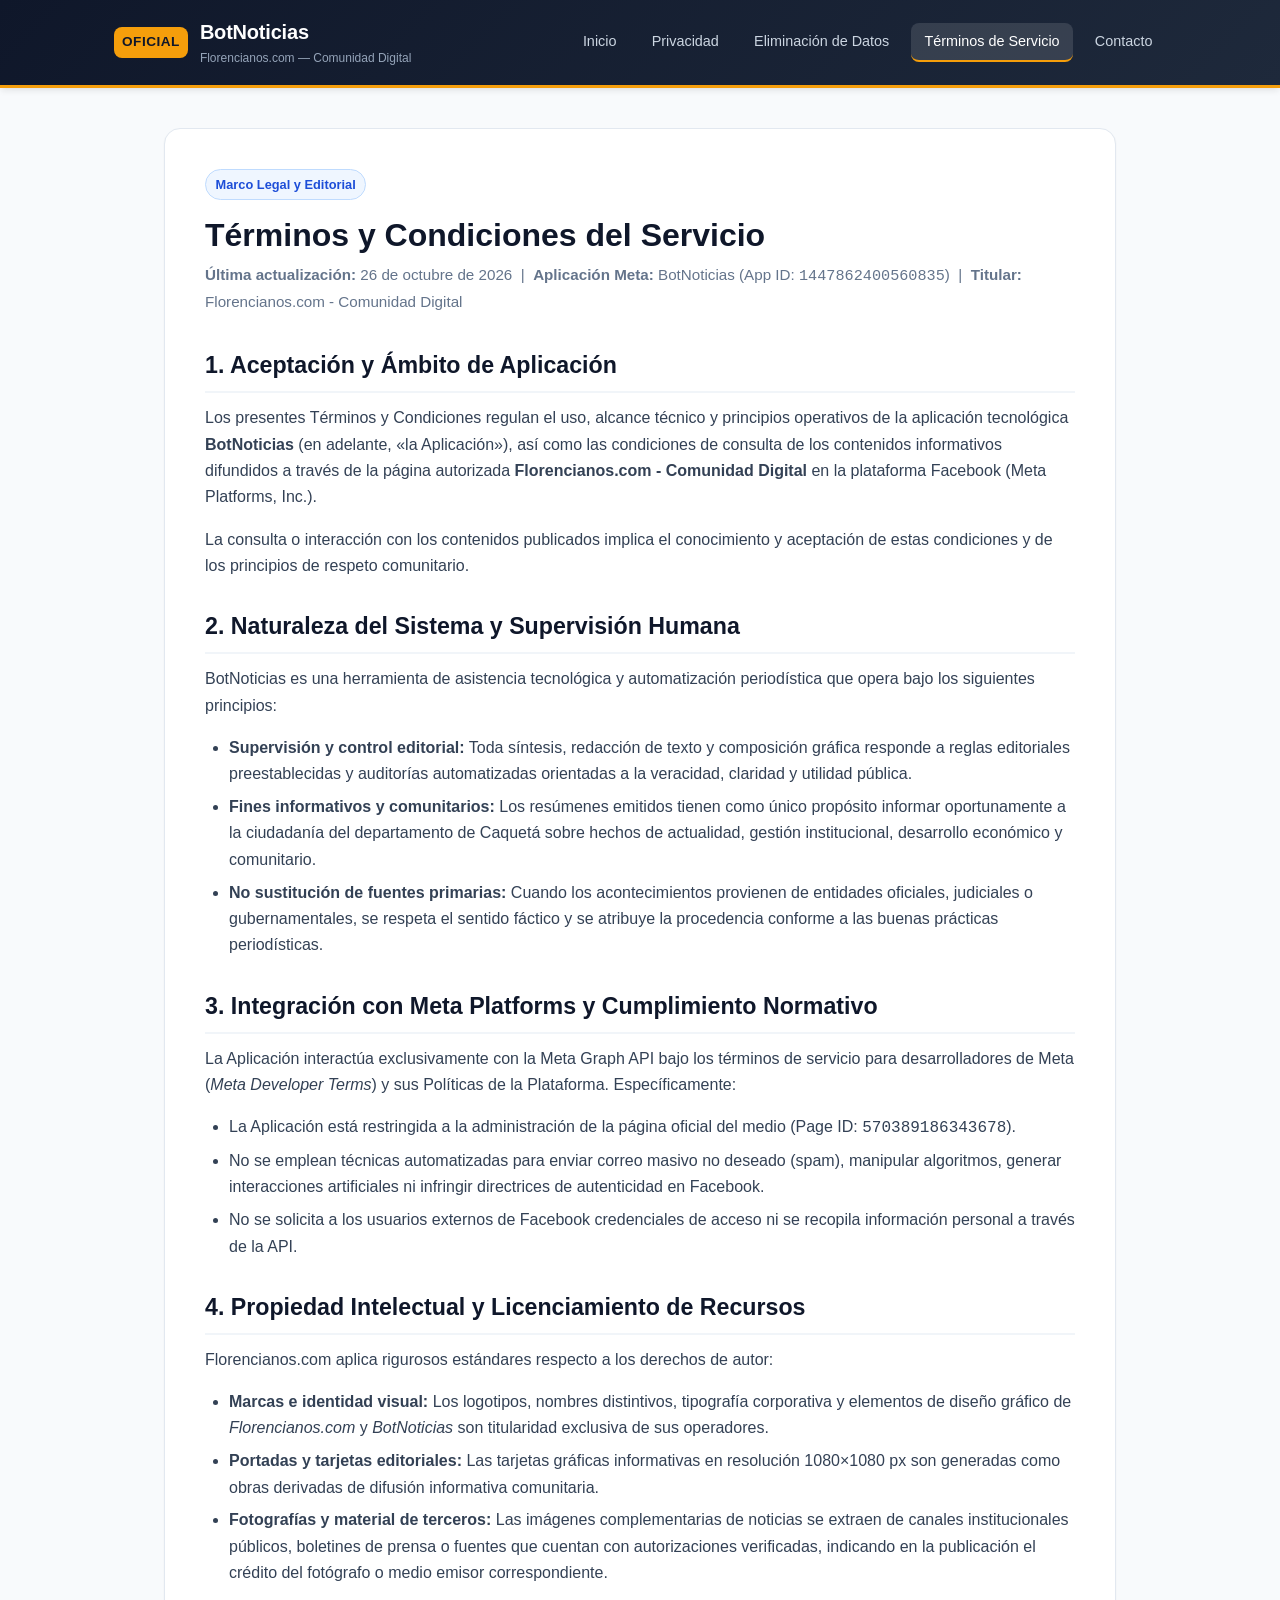
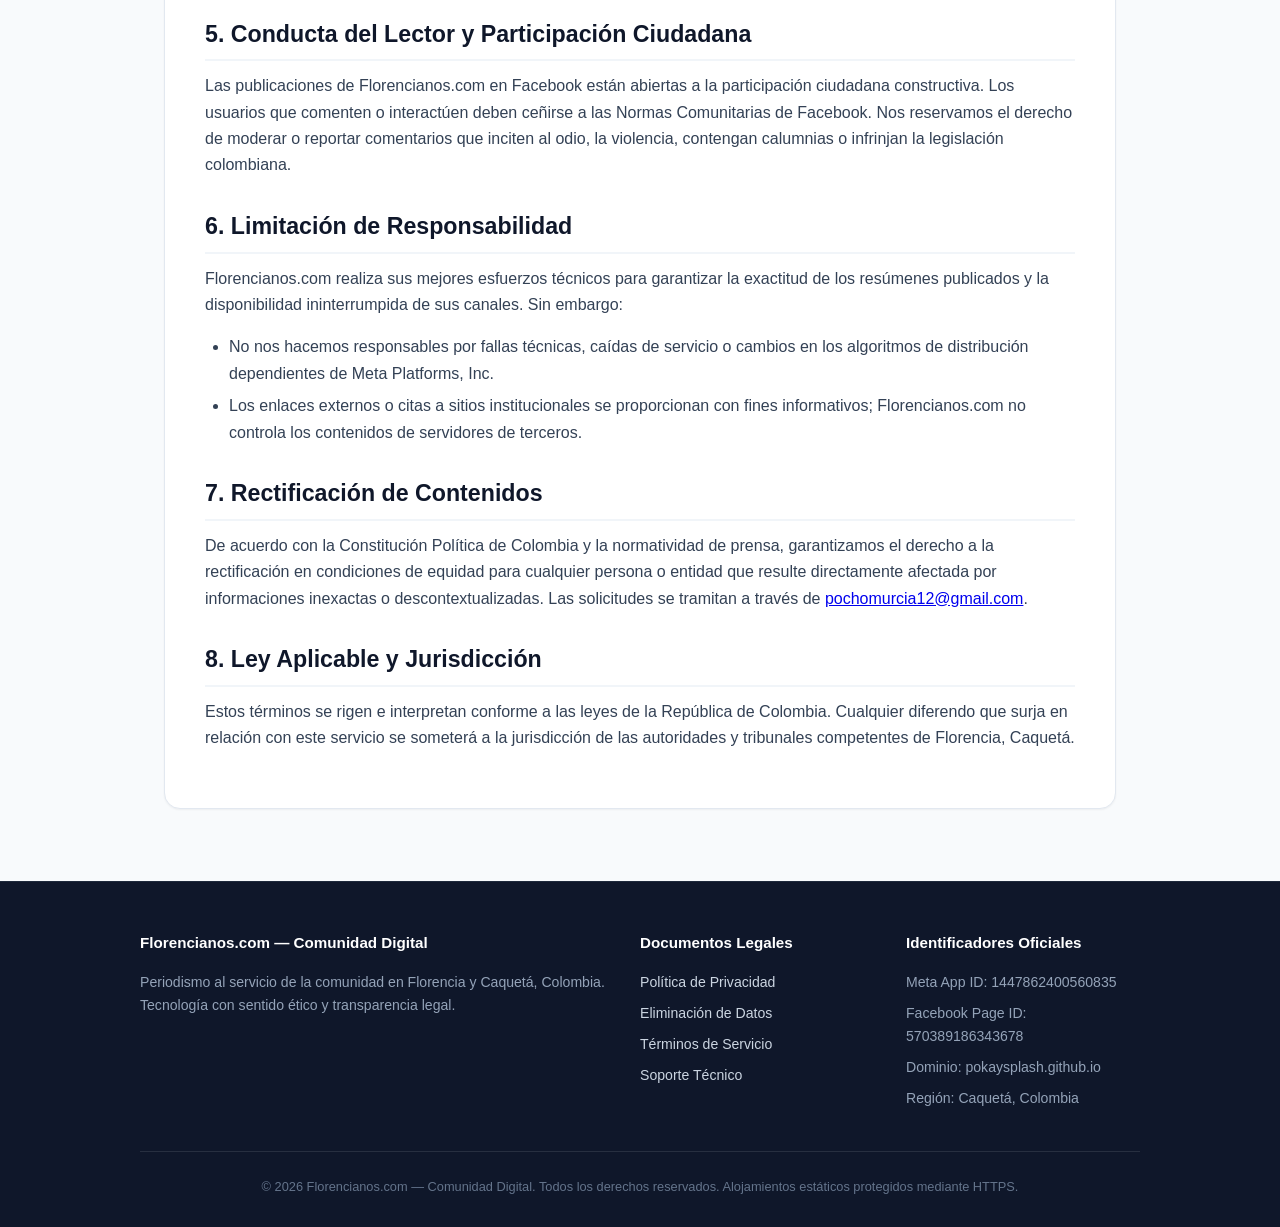
<file: terminos.html>
<!DOCTYPE html>
<html lang="es">
<head>
  <meta charset="UTF-8">
  <meta name="viewport" content="width=device-width, initial-scale=1.0">
  <title>Términos y Condiciones de Servicio — BotNoticias | Florencianos</title>
  <meta name="description" content="Términos y condiciones oficiales del servicio editorial automatizado BotNoticias de Florencianos.com - Comunidad Digital.">
  <link rel="stylesheet" href="styles.css">
  <link rel="icon" type="image/png" href="icon-1024.png">
</head>
<body>

  <!-- Encabezado de Navegación -->
  <header class="site-header">
    <div class="header-container">
      <a href="index.html" class="brand-link" id="nav-brand">
        <span class="brand-badge">OFICIAL</span>
        <div>
          <span class="brand-title">BotNoticias</span>
          <span class="brand-subtitle">Florencianos.com — Comunidad Digital</span>
        </div>
      </a>
      <nav class="site-nav" id="main-nav">
        <a href="index.html" id="nav-home">Inicio</a>
        <a href="privacidad.html" id="nav-privacidad">Privacidad</a>
        <a href="eliminacion-datos.html" id="nav-eliminacion">Eliminación de Datos</a>
        <a href="terminos.html" class="active" id="nav-terminos">Términos de Servicio</a>
        <a href="contacto.html" id="nav-contacto">Contacto</a>
      </nav>
    </div>
  </header>

  <!-- Contenedor Principal -->
  <main class="main-wrapper">

    <article class="content-card">
      <div class="hero-tag">Marco Legal y Editorial</div>
      <h1 class="hero-title" style="margin-bottom: 0.5rem;">Términos y Condiciones del Servicio</h1>
      <p style="color: var(--text-muted); font-size: 0.95rem; margin-bottom: 2rem;">
        <strong>Última actualización:</strong> 26 de octubre de 2026 &nbsp;|&nbsp; 
        <strong>Aplicación Meta:</strong> BotNoticias (App ID: <code>1447862400560835</code>) &nbsp;|&nbsp; 
        <strong>Titular:</strong> Florencianos.com - Comunidad Digital
      </p>

      <h2>1. Aceptación y Ámbito de Aplicación</h2>
      <p>
        Los presentes Términos y Condiciones regulan el uso, alcance técnico y principios operativos de la aplicación tecnológica <strong>BotNoticias</strong> (en adelante, «la Aplicación»), así como las condiciones de consulta de los contenidos informativos difundidos a través de la página autorizada <strong>Florencianos.com - Comunidad Digital</strong> en la plataforma Facebook (Meta Platforms, Inc.).
      </p>
      <p>
        La consulta o interacción con los contenidos publicados implica el conocimiento y aceptación de estas condiciones y de los principios de respeto comunitario.
      </p>

      <h2>2. Naturaleza del Sistema y Supervisión Humana</h2>
      <p>
        BotNoticias es una herramienta de asistencia tecnológica y automatización periodística que opera bajo los siguientes principios:
      </p>
      <ul>
        <li><strong>Supervisión y control editorial:</strong> Toda síntesis, redacción de texto y composición gráfica responde a reglas editoriales preestablecidas y auditorías automatizadas orientadas a la veracidad, claridad y utilidad pública.</li>
        <li><strong>Fines informativos y comunitarios:</strong> Los resúmenes emitidos tienen como único propósito informar oportunamente a la ciudadanía del departamento de Caquetá sobre hechos de actualidad, gestión institucional, desarrollo económico y comunitario.</li>
        <li><strong>No sustitución de fuentes primarias:</strong> Cuando los acontecimientos provienen de entidades oficiales, judiciales o gubernamentales, se respeta el sentido fáctico y se atribuye la procedencia conforme a las buenas prácticas periodísticas.</li>
      </ul>

      <h2>3. Integración con Meta Platforms y Cumplimiento Normativo</h2>
      <p>
        La Aplicación interactúa exclusivamente con la Meta Graph API bajo los términos de servicio para desarrolladores de Meta (<em>Meta Developer Terms</em>) y sus Políticas de la Plataforma. Específicamente:
      </p>
      <ul>
        <li>La Aplicación está restringida a la administración de la página oficial del medio (Page ID: <code>570389186343678</code>).</li>
        <li>No se emplean técnicas automatizadas para enviar correo masivo no deseado (spam), manipular algoritmos, generar interacciones artificiales ni infringir directrices de autenticidad en Facebook.</li>
        <li>No se solicita a los usuarios externos de Facebook credenciales de acceso ni se recopila información personal a través de la API.</li>
      </ul>

      <h2>4. Propiedad Intelectual y Licenciamiento de Recursos</h2>
      <p>
        Florencianos.com aplica rigurosos estándares respecto a los derechos de autor:
      </p>
      <ul>
        <li><strong>Marcas e identidad visual:</strong> Los logotipos, nombres distintivos, tipografía corporativa y elementos de diseño gráfico de <em>Florencianos.com</em> y <em>BotNoticias</em> son titularidad exclusiva de sus operadores.</li>
        <li><strong>Portadas y tarjetas editoriales:</strong> Las tarjetas gráficas informativas en resolución 1080×1080 px son generadas como obras derivadas de difusión informativa comunitaria.</li>
        <li><strong>Fotografías y material de terceros:</strong> Las imágenes complementarias de noticias se extraen de canales institucionales públicos, boletines de prensa o fuentes que cuentan con autorizaciones verificadas, indicando en la publicación el crédito del fotógrafo o medio emisor correspondiente.</li>
      </ul>

      <h2>5. Conducta del Lector y Participación Ciudadana</h2>
      <p>
        Las publicaciones de Florencianos.com en Facebook están abiertas a la participación ciudadana constructiva. Los usuarios que comenten o interactúen deben ceñirse a las Normas Comunitarias de Facebook. Nos reservamos el derecho de moderar o reportar comentarios que inciten al odio, la violencia, contengan calumnias o infrinjan la legislación colombiana.
      </p>

      <h2>6. Limitación de Responsabilidad</h2>
      <p>
        Florencianos.com realiza sus mejores esfuerzos técnicos para garantizar la exactitud de los resúmenes publicados y la disponibilidad ininterrumpida de sus canales. Sin embargo:
      </p>
      <ul>
        <li>No nos hacemos responsables por fallas técnicas, caídas de servicio o cambios en los algoritmos de distribución dependientes de Meta Platforms, Inc.</li>
        <li>Los enlaces externos o citas a sitios institucionales se proporcionan con fines informativos; Florencianos.com no controla los contenidos de servidores de terceros.</li>
      </ul>

      <h2>7. Rectificación de Contenidos</h2>
      <p>
        De acuerdo con la Constitución Política de Colombia y la normatividad de prensa, garantizamos el derecho a la rectificación en condiciones de equidad para cualquier persona o entidad que resulte directamente afectada por informaciones inexactas o descontextualizadas. Las solicitudes se tramitan a través de <a href="mailto:pochomurcia12@gmail.com">pochomurcia12@gmail.com</a>.
      </p>

      <h2>8. Ley Aplicable y Jurisdicción</h2>
      <p>
        Estos términos se rigen e interpretan conforme a las leyes de la República de Colombia. Cualquier diferendo que surja en relación con este servicio se someterá a la jurisdicción de las autoridades y tribunales competentes de Florencia, Caquetá.
      </p>
    </article>

  </main>

  <!-- Pie de Página -->
  <footer class="site-footer">
    <div class="footer-container">
      <div class="footer-col">
        <h4>Florencianos.com — Comunidad Digital</h4>
        <p>Periodismo al servicio de la comunidad en Florencia y Caquetá, Colombia. Tecnología con sentido ético y transparencia legal.</p>
      </div>
      <div class="footer-col">
        <h4>Documentos Legales</h4>
        <ul>
          <li><a href="privacidad.html">Política de Privacidad</a></li>
          <li><a href="eliminacion-datos.html">Eliminación de Datos</a></li>
          <li><a href="terminos.html">Términos de Servicio</a></li>
          <li><a href="contacto.html">Soporte Técnico</a></li>
        </ul>
      </div>
      <div class="footer-col">
        <h4>Identificadores Oficiales</h4>
        <ul>
          <li>Meta App ID: 1447862400560835</li>
          <li>Facebook Page ID: 570389186343678</li>
          <li>Dominio: pokaysplash.github.io</li>
          <li>Región: Caquetá, Colombia</li>
        </ul>
      </div>
    </div>
    <div class="footer-bottom">
      <p>© 2026 Florencianos.com — Comunidad Digital. Todos los derechos reservados. Alojamientos estáticos protegidos mediante HTTPS.</p>
    </div>
  </footer>

</body>
</html>
</file>
<file: styles.css>
/* ==========================================================================
   ESTILOS OFICIALES — BOTNOTICIAS / FLORENCIANOS COMUNIDAD DIGITAL
   Diseño estático responsivo, accesible y optimizado para documentación legal
   ========================================================================== */

:root {
  --primary: #0f172a;
  --primary-light: #1e293b;
  --accent: #d97706;
  --accent-light: #f59e0b;
  --emerald: #059669;
  --text-main: #334155;
  --text-muted: #64748b;
  --text-dark: #0f172a;
  --bg-light: #f8fafc;
  --bg-card: #ffffff;
  --border: #e2e8f0;
  --border-light: #f1f5f9;
  --shadow-sm: 0 1px 2px 0 rgba(0, 0, 0, 0.05);
  --shadow-md: 0 4px 6px -1px rgba(0, 0, 0, 0.08), 0 2px 4px -2px rgba(0, 0, 0, 0.04);
  --shadow-lg: 0 10px 15px -3px rgba(0, 0, 0, 0.1), 0 4px 6px -4px rgba(0, 0, 0, 0.05);
  --radius: 12px;
  --radius-sm: 8px;
  --radius-lg: 16px;
  --transition: all 0.2s cubic-bezier(0.16, 1, 0.3, 1);
  --font-family: -apple-system, BlinkMacSystemFont, "Segoe UI", Roboto, "Helvetica Neue", Arial, sans-serif;
}

*, *::before, *::after {
  box-sizing: border-box;
  margin: 0;
  padding: 0;
}

body {
  font-family: var(--font-family);
  background-color: var(--bg-light);
  color: var(--text-main);
  line-height: 1.65;
  font-size: 16px;
  -webkit-font-smoothing: antialiased;
  min-height: 100vh;
  display: flex;
  flex-direction: column;
}

/* Encabezado y Navegación */
.site-header {
  background: linear-gradient(135deg, var(--primary) 0%, var(--primary-light) 100%);
  color: #ffffff;
  border-bottom: 3px solid var(--accent-light);
  position: sticky;
  top: 0;
  z-index: 50;
  box-shadow: var(--shadow-md);
}

.header-container {
  max-width: 1100px;
  margin: 0 auto;
  padding: 1rem 1.5rem;
  display: flex;
  align-items: center;
  justify-content: space-between;
  flex-wrap: wrap;
  gap: 1rem;
}

.brand-link {
  display: flex;
  align-items: center;
  gap: 0.75rem;
  text-decoration: none;
  color: #ffffff;
}

.brand-badge {
  background: var(--accent-light);
  color: var(--primary);
  font-weight: 800;
  font-size: 0.85rem;
  padding: 0.25rem 0.5rem;
  border-radius: var(--radius-sm);
  letter-spacing: 0.5px;
  text-transform: uppercase;
}

.brand-title {
  font-size: 1.25rem;
  font-weight: 700;
  letter-spacing: -0.2px;
}

.brand-subtitle {
  display: block;
  font-size: 0.75rem;
  color: #94a3b8;
  font-weight: 400;
}

.site-nav {
  display: flex;
  gap: 0.5rem;
  flex-wrap: wrap;
}

.site-nav a {
  color: #cbd5e1;
  text-decoration: none;
  font-size: 0.9rem;
  font-weight: 500;
  padding: 0.4rem 0.85rem;
  border-radius: var(--radius-sm);
  transition: var(--transition);
}

.site-nav a:hover,
.site-nav a.active {
  color: #ffffff;
  background: rgba(255, 255, 255, 0.12);
}

.site-nav a.active {
  border-bottom: 2px solid var(--accent-light);
}

/* Contenido Principal */
.main-wrapper {
  flex: 1;
  max-width: 1000px;
  margin: 2.5rem auto;
  padding: 0 1.5rem;
  width: 100%;
}

/* Banner de Héroe */
.hero-card {
  background: #ffffff;
  border: 1px solid var(--border);
  border-radius: var(--radius-lg);
  padding: 2.5rem;
  margin-bottom: 2rem;
  box-shadow: var(--shadow-sm);
  position: relative;
  overflow: hidden;
}

.hero-card::before {
  content: "";
  position: absolute;
  top: 0;
  left: 0;
  right: 0;
  height: 4px;
  background: linear-gradient(90deg, var(--accent-light), var(--emerald));
}

.hero-tag {
  display: inline-flex;
  align-items: center;
  gap: 0.4rem;
  background: #eff6ff;
  color: #1d4ed8;
  border: 1px solid #bfdbfe;
  font-size: 0.8rem;
  font-weight: 600;
  padding: 0.25rem 0.6rem;
  border-radius: 9999px;
  margin-bottom: 1rem;
}

.hero-title {
  font-size: 2rem;
  font-weight: 800;
  color: var(--text-dark);
  line-height: 1.2;
  margin-bottom: 0.75rem;
}

.hero-lead {
  font-size: 1.1rem;
  color: var(--text-muted);
  max-width: 800px;
  margin-bottom: 1.5rem;
}

.meta-badges-row {
  display: flex;
  gap: 1rem;
  flex-wrap: wrap;
  font-size: 0.85rem;
  color: var(--text-muted);
  border-top: 1px solid var(--border);
  padding-top: 1.25rem;
}

.meta-pill {
  display: inline-flex;
  align-items: center;
  gap: 0.4rem;
  background: #f1f5f9;
  padding: 0.3rem 0.75rem;
  border-radius: 6px;
  border: 1px solid var(--border);
}

.meta-pill strong {
  color: var(--text-dark);
}

/* Tarjetas de Contenido y Secciones */
.content-card {
  background: var(--bg-card);
  border: 1px solid var(--border);
  border-radius: var(--radius-lg);
  padding: 2.5rem;
  margin-bottom: 2rem;
  box-shadow: var(--shadow-sm);
}

.content-card h2 {
  font-size: 1.45rem;
  font-weight: 700;
  color: var(--text-dark);
  margin-top: 1.75rem;
  margin-bottom: 0.75rem;
  border-bottom: 2px solid var(--border-light);
  padding-bottom: 0.4rem;
}

.content-card h2:first-of-type {
  margin-top: 0;
}

.content-card h3 {
  font-size: 1.15rem;
  font-weight: 600;
  color: var(--text-dark);
  margin-top: 1.25rem;
  margin-bottom: 0.5rem;
}

.content-card p {
  margin-bottom: 1rem;
  color: var(--text-main);
}

.content-card ul, .content-card ol {
  margin-left: 1.5rem;
  margin-bottom: 1.25rem;
}

.content-card li {
  margin-bottom: 0.4rem;
}

/* Callouts / Avisos destacados */
.notice-box {
  background: #f0fdf4;
  border-left: 4px solid var(--emerald);
  padding: 1.25rem;
  border-radius: 0 var(--radius-sm) var(--radius-sm) 0;
  margin: 1.5rem 0;
  color: #166534;
}

.notice-box.warning {
  background: #fffbeb;
  border-left-color: var(--accent);
  color: #92400e;
}

.notice-box.info {
  background: #f0f9ff;
  border-left-color: #0284c7;
  color: #075985;
}

.notice-box strong {
  display: block;
  font-weight: 700;
  margin-bottom: 0.25rem;
}

/* Grilla de Características / Tarjetas Informativas */
.features-grid {
  display: grid;
  grid-template-columns: repeat(auto-fit, minmax(280px, 1fr));
  gap: 1.5rem;
  margin: 2rem 0;
}

.feature-box {
  background: #ffffff;
  border: 1px solid var(--border);
  border-radius: var(--radius);
  padding: 1.5rem;
  transition: var(--transition);
}

.feature-box:hover {
  transform: translateY(-2px);
  box-shadow: var(--shadow-md);
  border-color: #cbd5e1;
}

.feature-icon {
  width: 40px;
  height: 40px;
  background: #fef3c7;
  color: var(--accent);
  border-radius: var(--radius-sm);
  display: flex;
  align-items: center;
  justify-content: center;
  font-weight: 800;
  font-size: 1.2rem;
  margin-bottom: 1rem;
}

.feature-title {
  font-size: 1.1rem;
  font-weight: 700;
  color: var(--text-dark);
  margin-bottom: 0.5rem;
}

/* Tabla Estilizada */
.table-container {
  overflow-x: auto;
  margin: 1.5rem 0;
}

table {
  width: 100%;
  border-collapse: collapse;
  text-align: left;
  font-size: 0.95rem;
}

th, td {
  padding: 0.85rem 1rem;
  border-bottom: 1px solid var(--border);
}

th {
  background-color: #f8fafc;
  color: var(--text-dark);
  font-weight: 600;
}

tr:hover td {
  background-color: #f1f5f9;
}

/* Botones */
.btn {
  display: inline-flex;
  align-items: center;
  gap: 0.5rem;
  padding: 0.65rem 1.25rem;
  border-radius: var(--radius-sm);
  font-size: 0.95rem;
  font-weight: 600;
  text-decoration: none;
  transition: var(--transition);
  cursor: pointer;
  border: 1px solid transparent;
}

.btn-primary {
  background: var(--primary);
  color: #ffffff;
}

.btn-primary:hover {
  background: var(--primary-light);
  transform: translateY(-1px);
}

.btn-accent {
  background: var(--accent);
  color: #ffffff;
}

.btn-accent:hover {
  background: var(--accent-light);
}

.btn-outline {
  border-color: var(--border);
  background: #ffffff;
  color: var(--text-dark);
}

.btn-outline:hover {
  background: #f8fafc;
  border-color: #94a3b8;
}

/* Pasos numerados */
.steps-list {
  counter-reset: step-counter;
  list-style: none;
  margin: 1.5rem 0;
  padding: 0;
}

.step-item {
  position: relative;
  padding-left: 3.5rem;
  margin-bottom: 1.75rem;
}

.step-item::before {
  counter-increment: step-counter;
  content: counter(step-counter);
  position: absolute;
  left: 0;
  top: 0;
  width: 2.25rem;
  height: 2.25rem;
  background: var(--primary);
  color: #ffffff;
  border-radius: 50%;
  display: flex;
  align-items: center;
  justify-content: center;
  font-weight: 700;
  font-size: 0.95rem;
}

.step-title {
  font-weight: 700;
  font-size: 1.05rem;
  color: var(--text-dark);
  margin-bottom: 0.25rem;
}

/* Pie de Página */
.site-footer {
  background: var(--primary);
  color: #94a3b8;
  padding: 3rem 1.5rem 2rem;
  margin-top: auto;
  border-top: 1px solid var(--primary-light);
  font-size: 0.88rem;
}

.footer-container {
  max-width: 1000px;
  margin: 0 auto;
  display: grid;
  grid-template-columns: 2fr 1fr 1fr;
  gap: 2rem;
  margin-bottom: 2rem;
}

.footer-col h4 {
  color: #ffffff;
  font-size: 0.95rem;
  font-weight: 700;
  margin-bottom: 1rem;
}

.footer-col ul {
  list-style: none;
  margin: 0;
  padding: 0;
}

.footer-col li {
  margin-bottom: 0.5rem;
}

.footer-col a {
  color: #cbd5e1;
  text-decoration: none;
  transition: var(--transition);
}

.footer-col a:hover {
  color: #ffffff;
  text-decoration: underline;
}

.footer-bottom {
  max-width: 1000px;
  margin: 0 auto;
  border-top: 1px solid rgba(255, 255, 255, 0.1);
  padding-top: 1.5rem;
  text-align: center;
  font-size: 0.8rem;
  color: #64748b;
}

/* Responsive */
@media (max-width: 768px) {
  .header-container {
    flex-direction: column;
    align-items: flex-start;
  }
  
  .site-nav {
    width: 100%;
    overflow-x: auto;
    padding-bottom: 0.25rem;
  }
  
  .hero-card, .content-card {
    padding: 1.5rem;
  }
  
  .hero-title {
    font-size: 1.6rem;
  }
  
  .footer-container {
    grid-template-columns: 1fr;
    gap: 1.5rem;
  }
}
</file>
